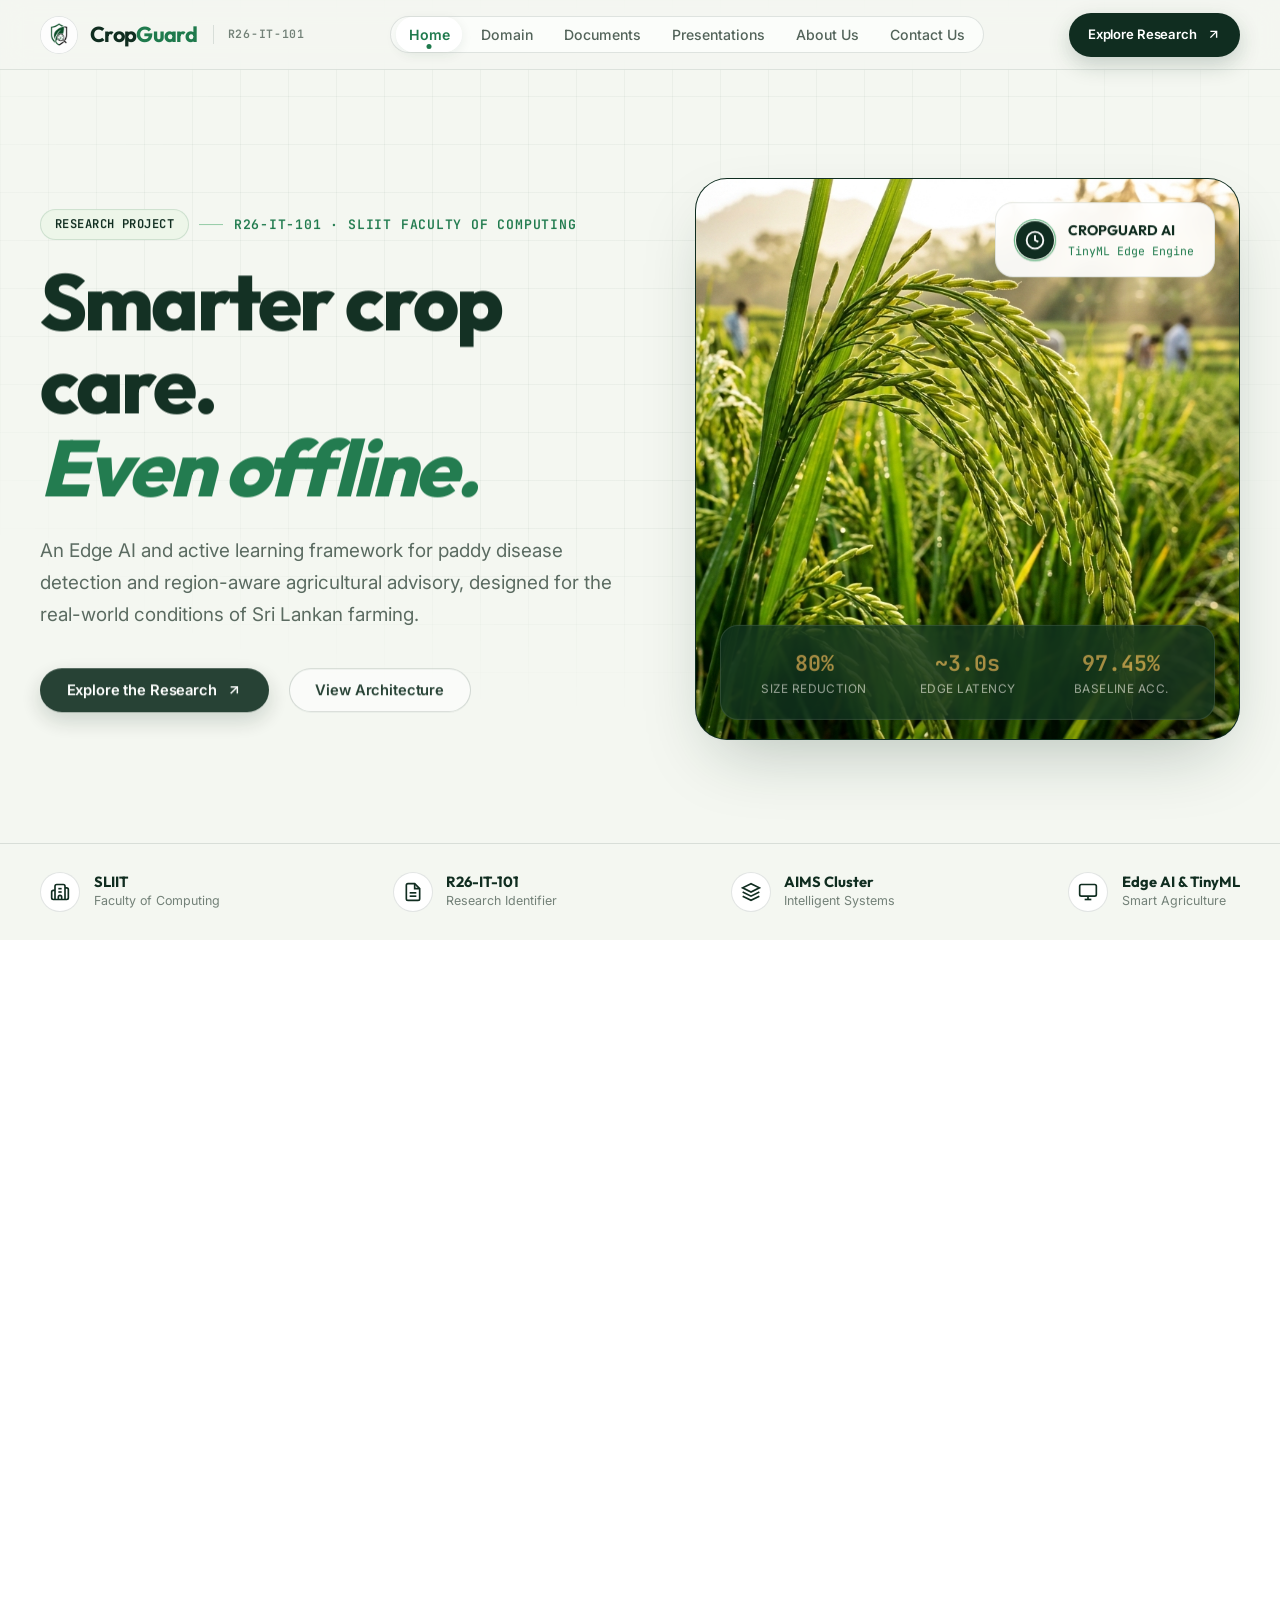
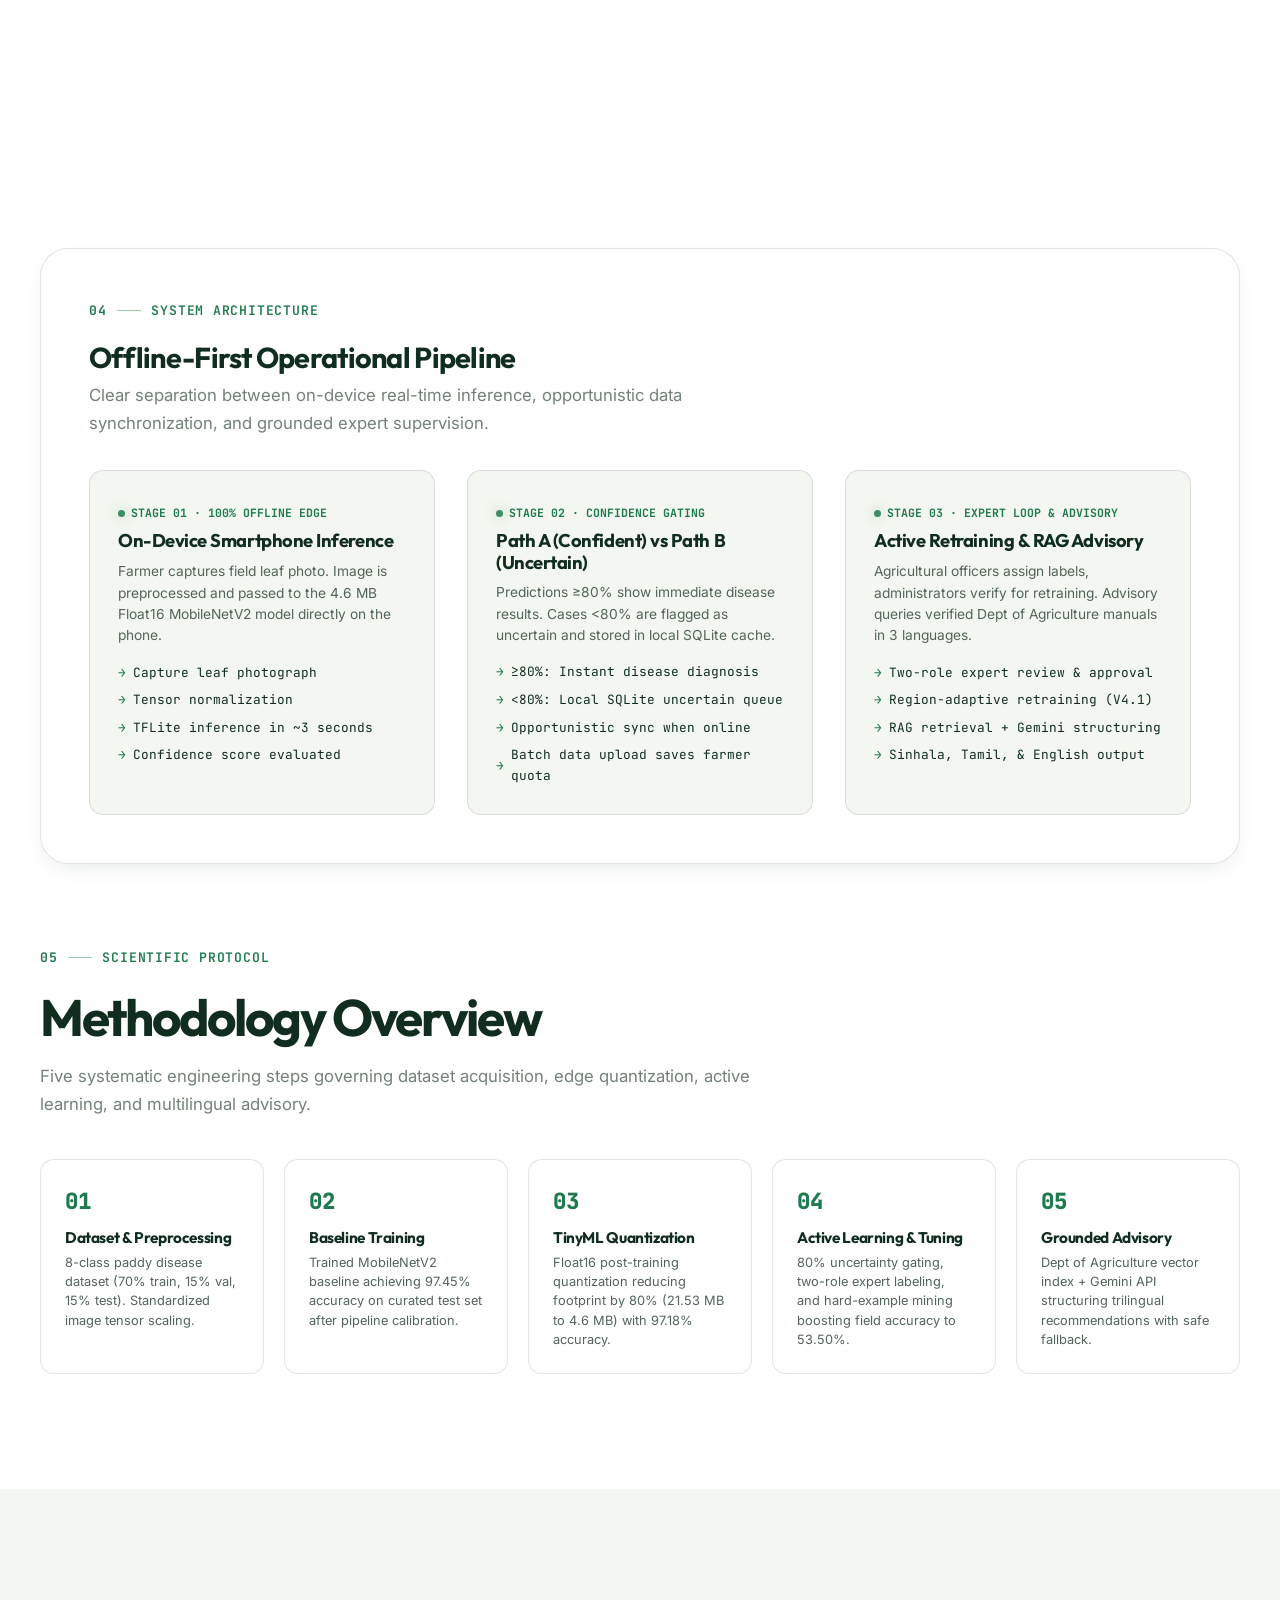
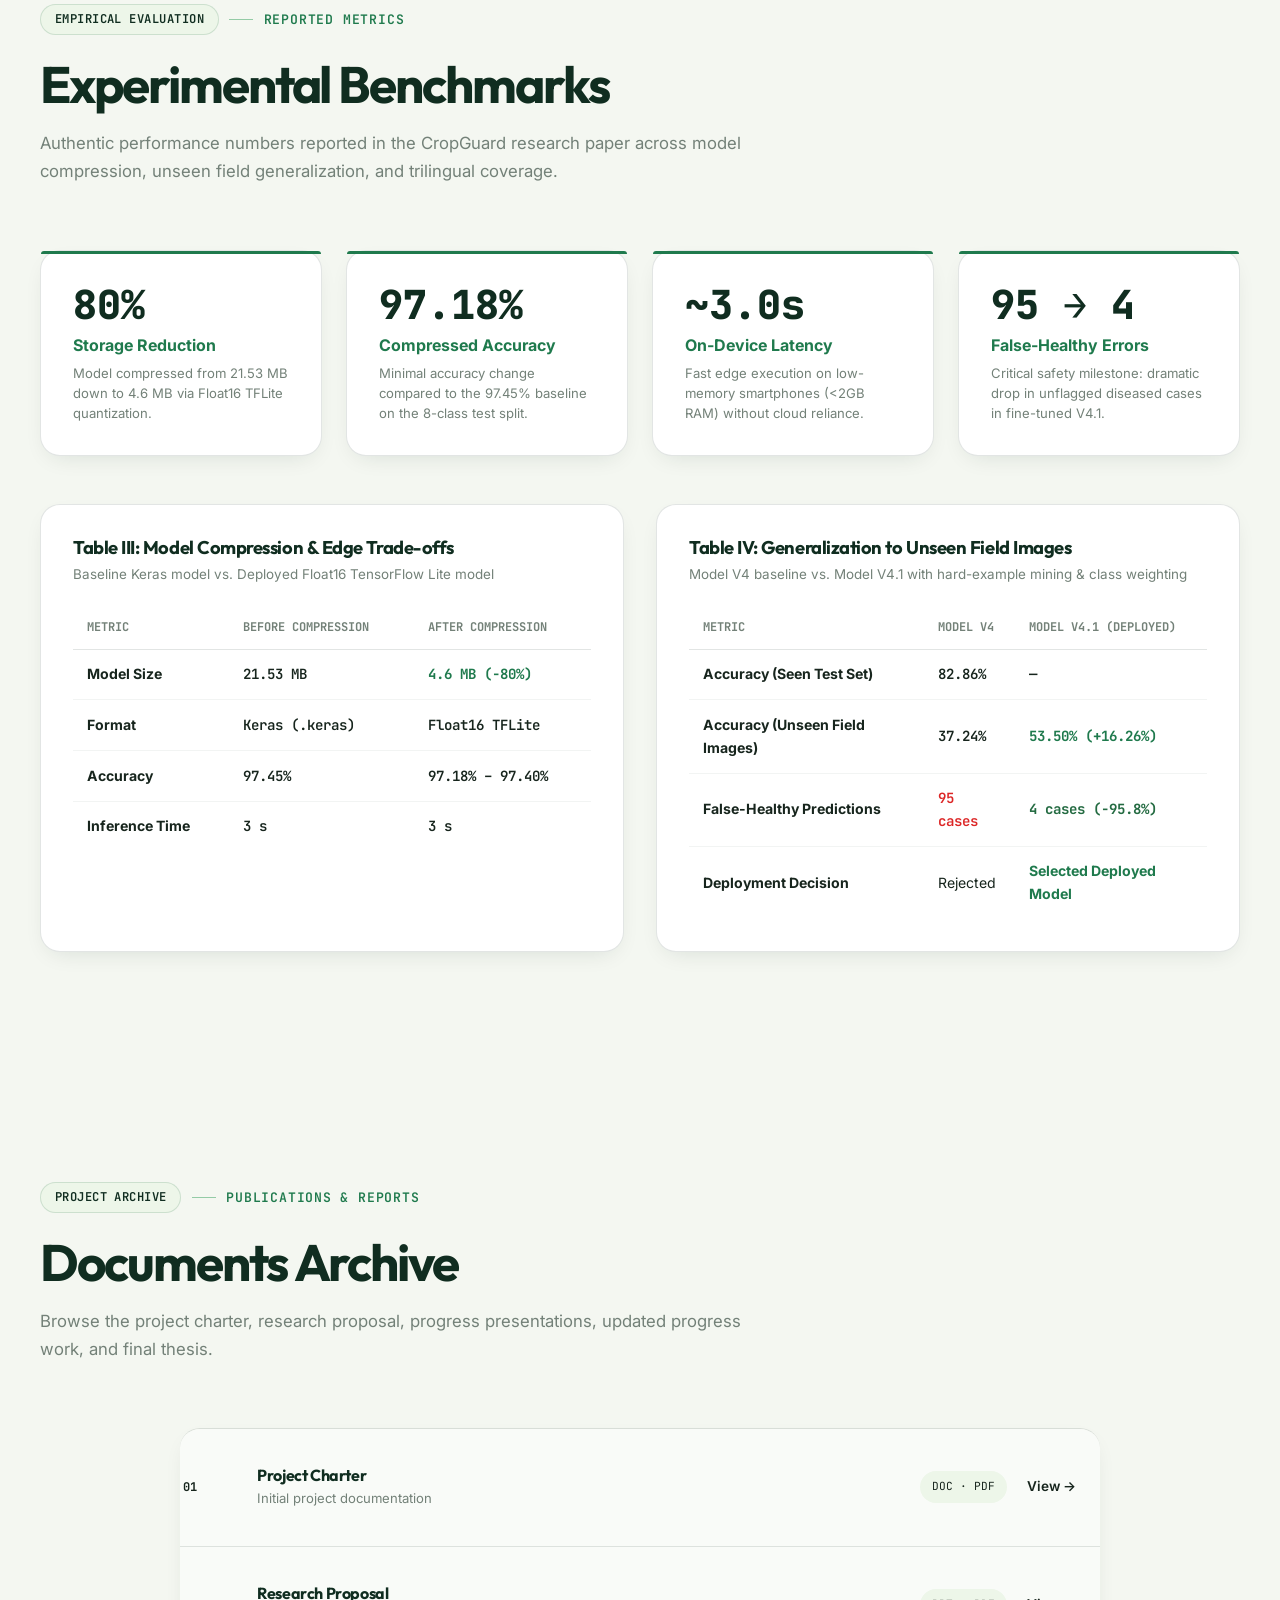
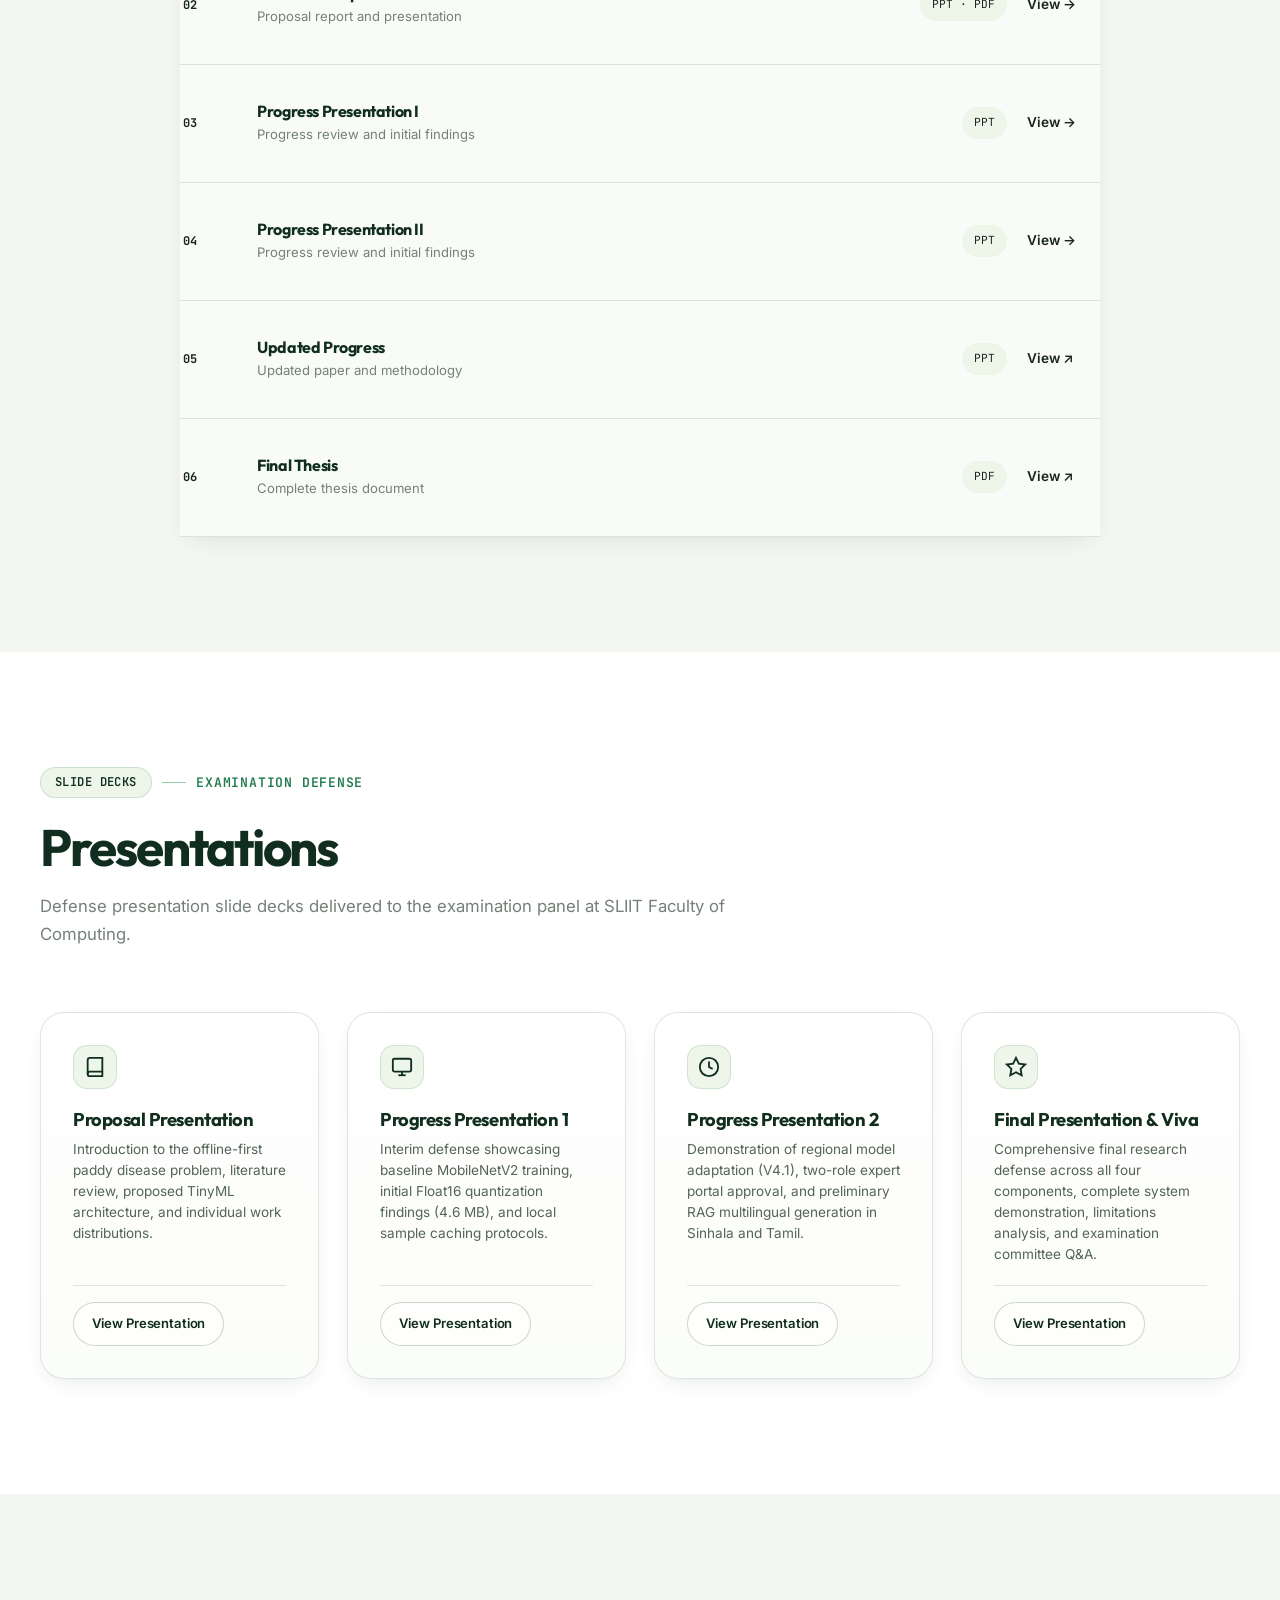
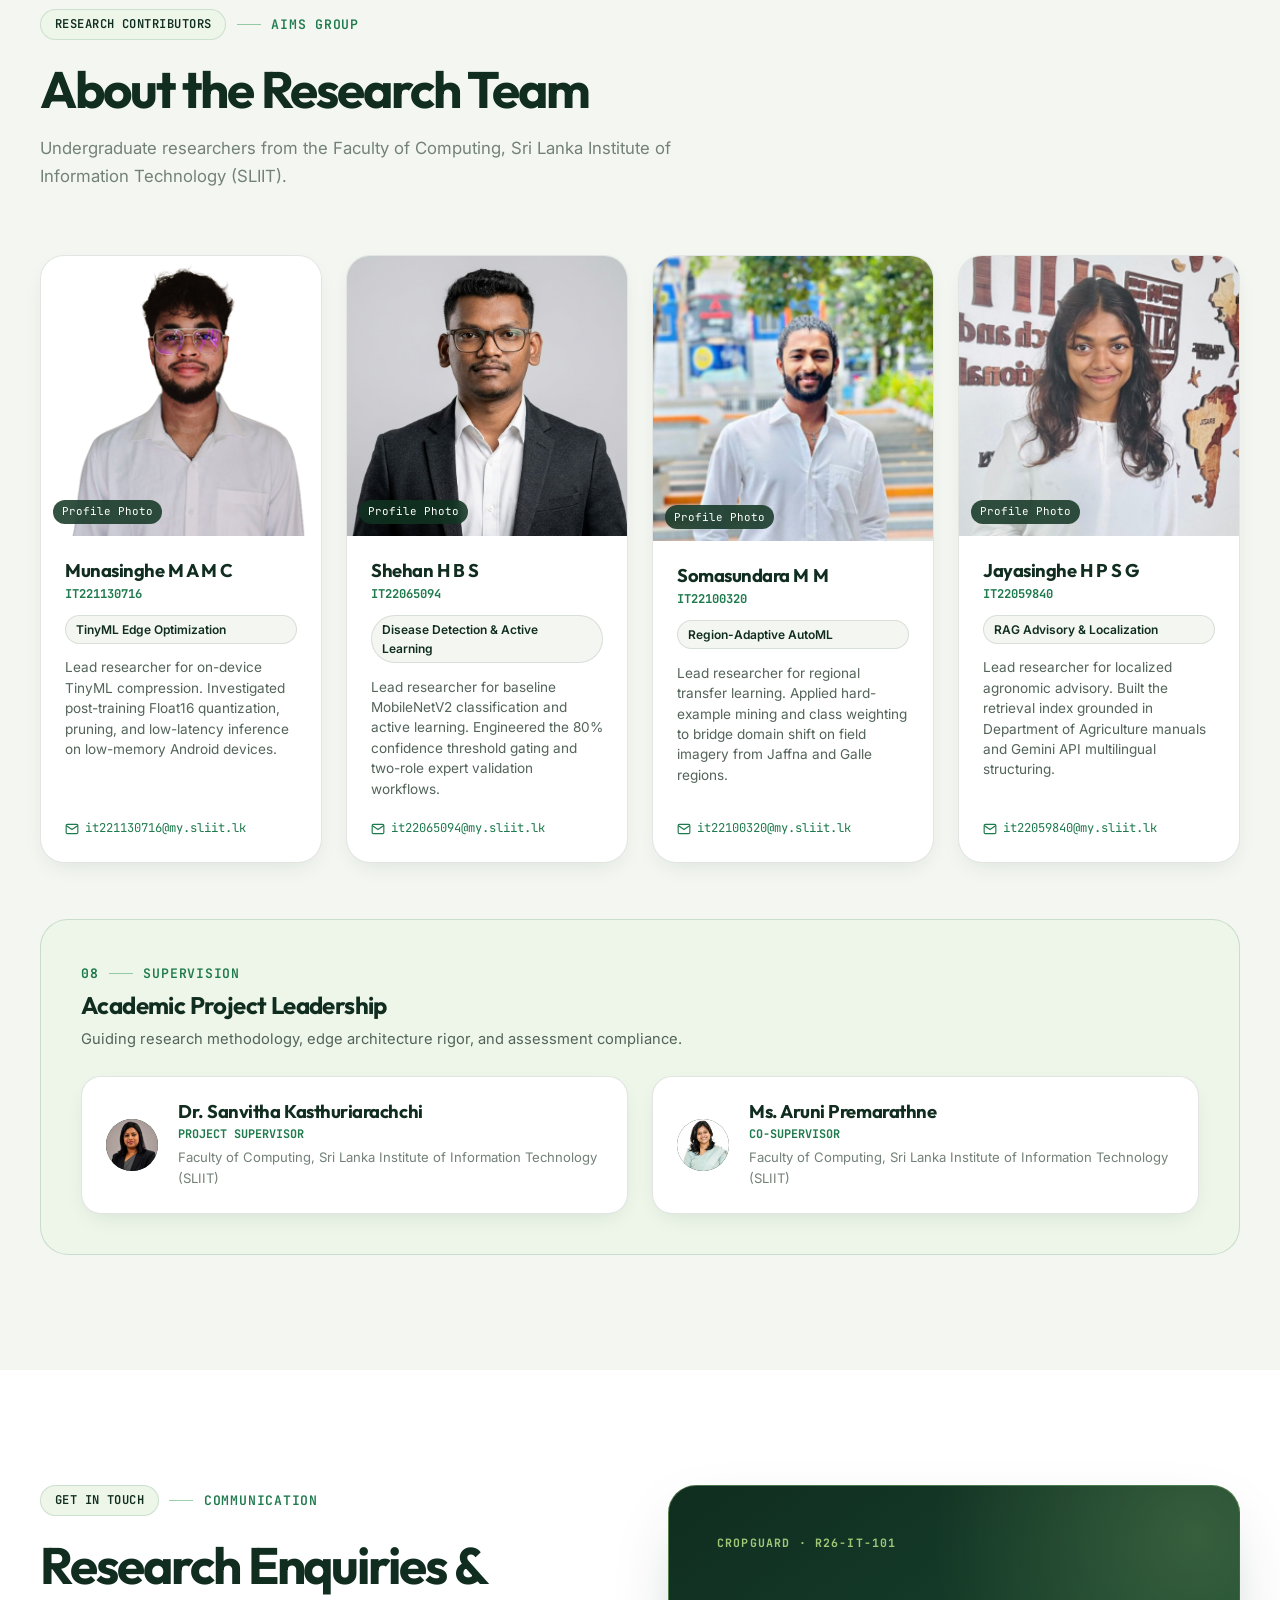
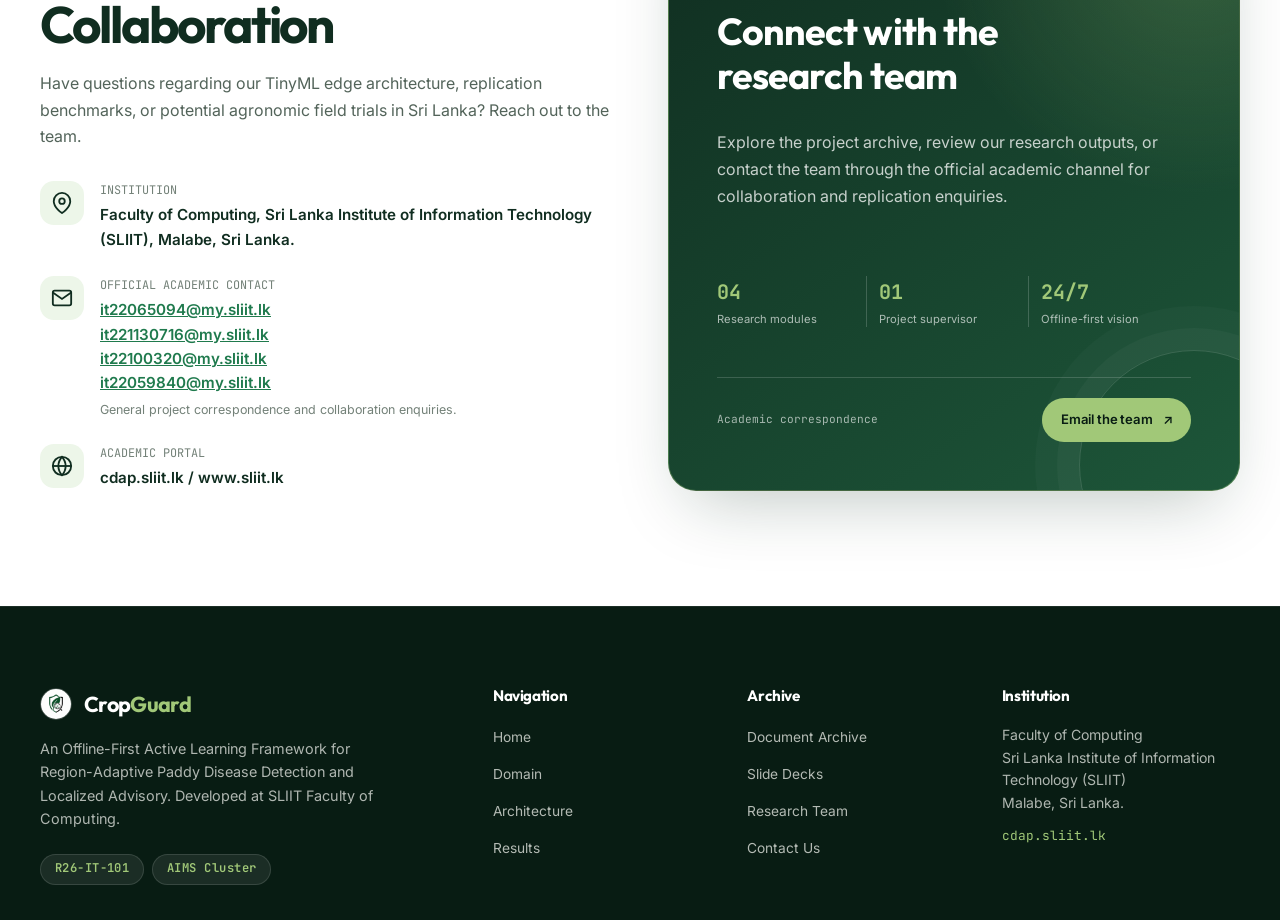
<file: index.html>
<!DOCTYPE html>
<html lang="en">
<head>
  <meta charset="UTF-8">
  <meta http-equiv="refresh" content="0; url=/Website/">
  <title>CropGuard Research Website</title>
</head>
<body>
  <p>Opening the <a href="/Website/">CropGuard Research Website</a>...</p>
</body>
</html>
</file>
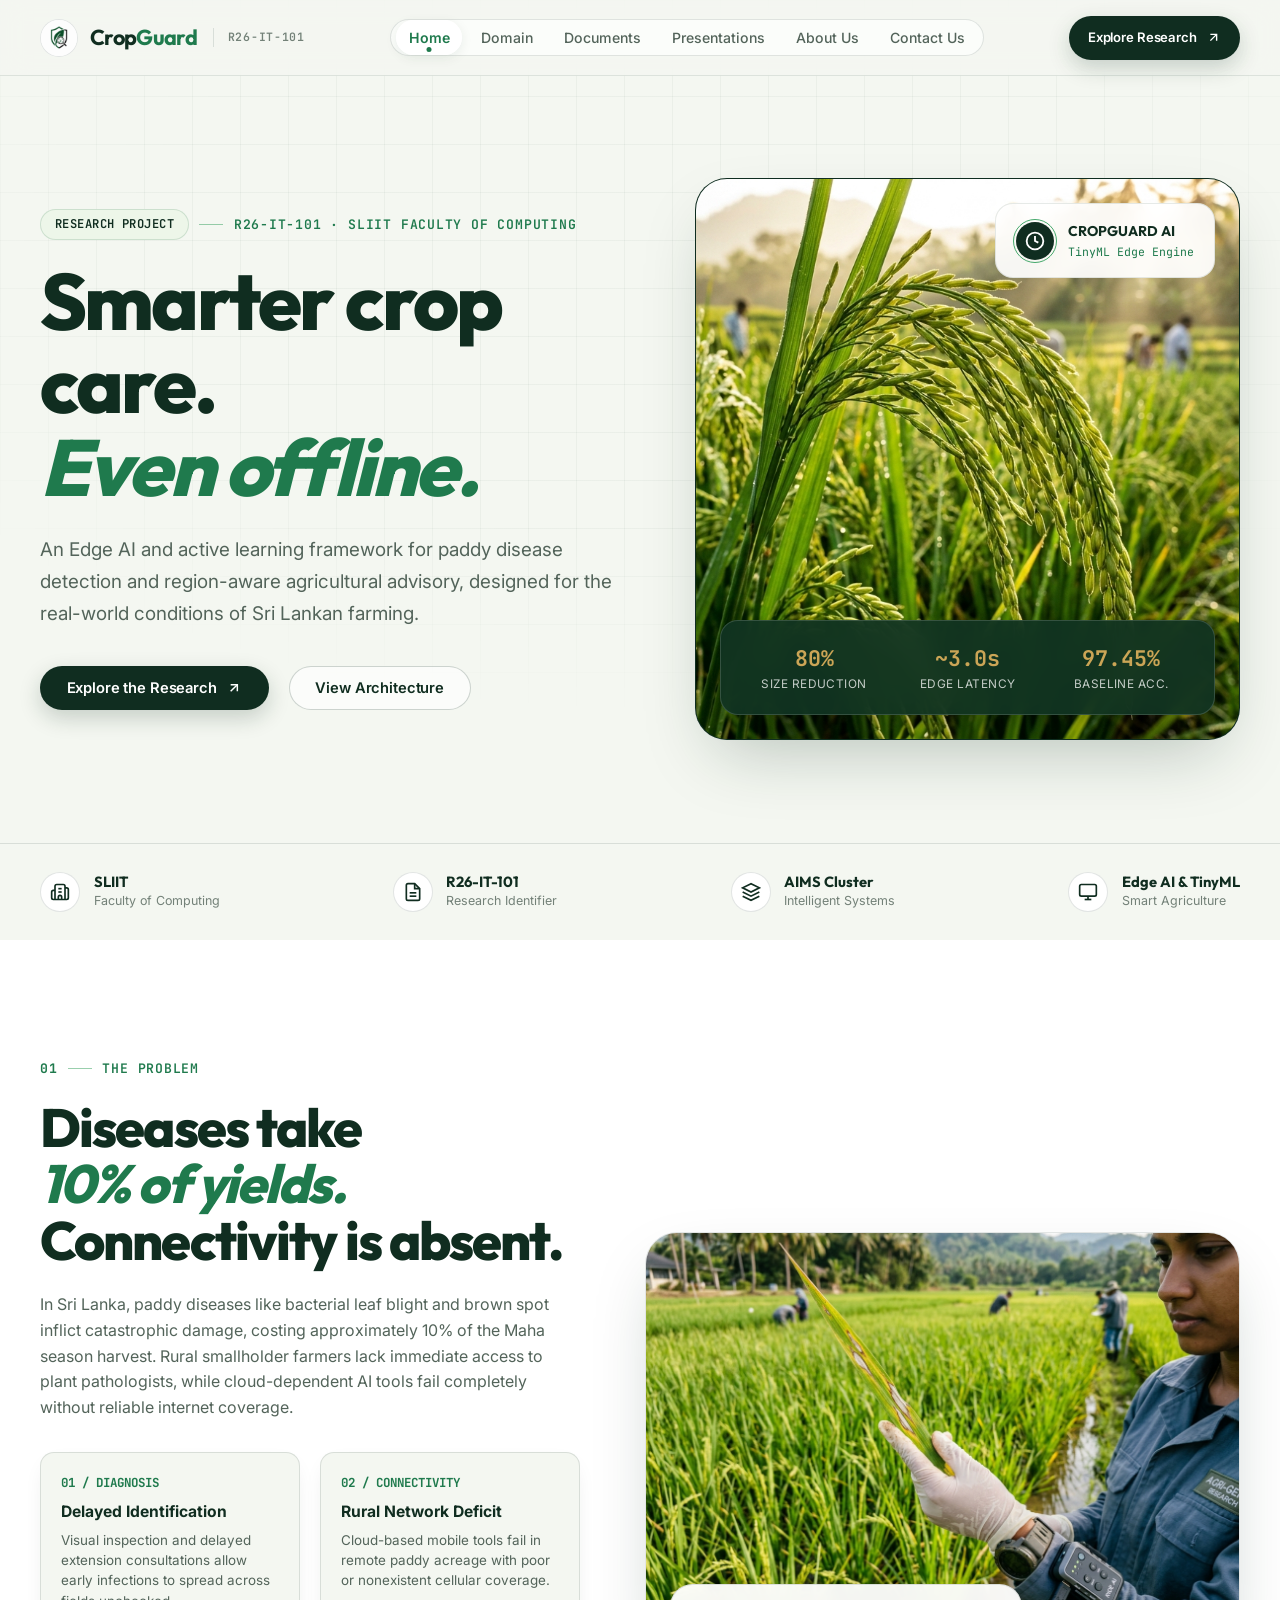
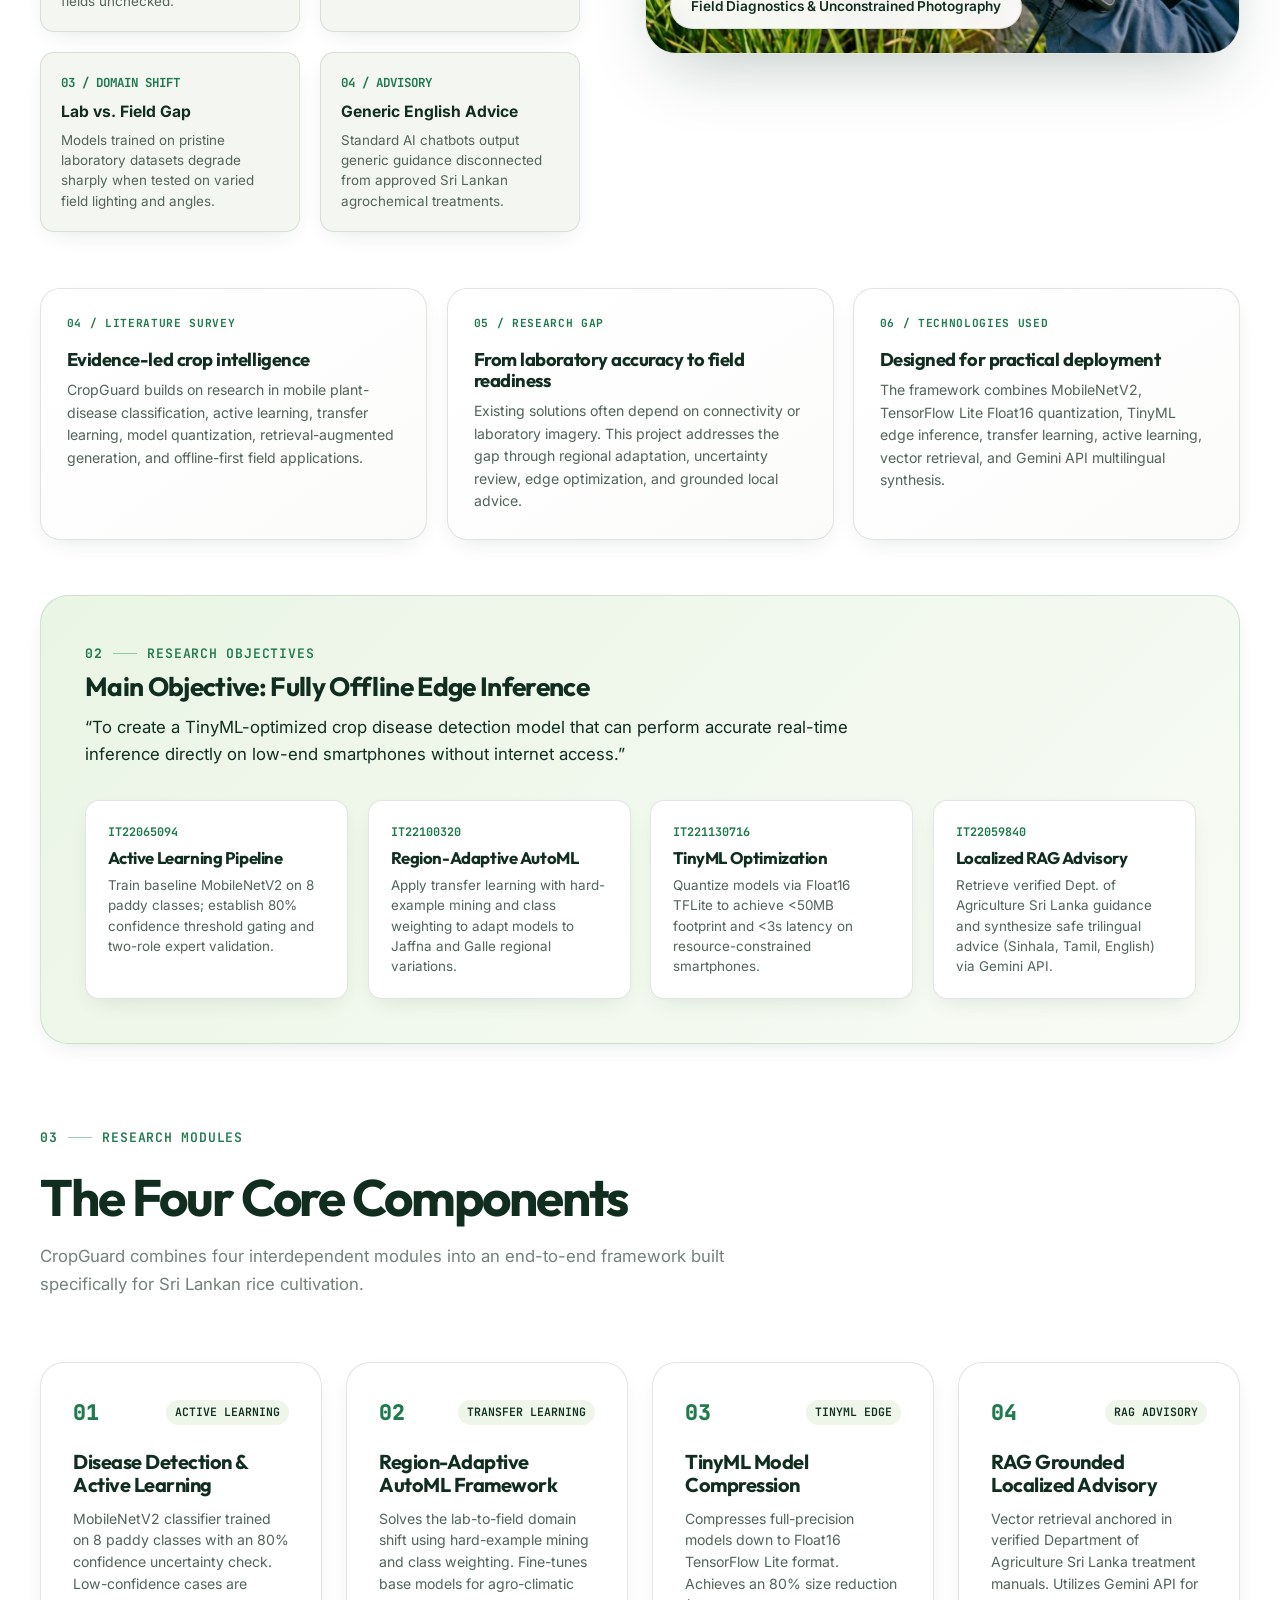
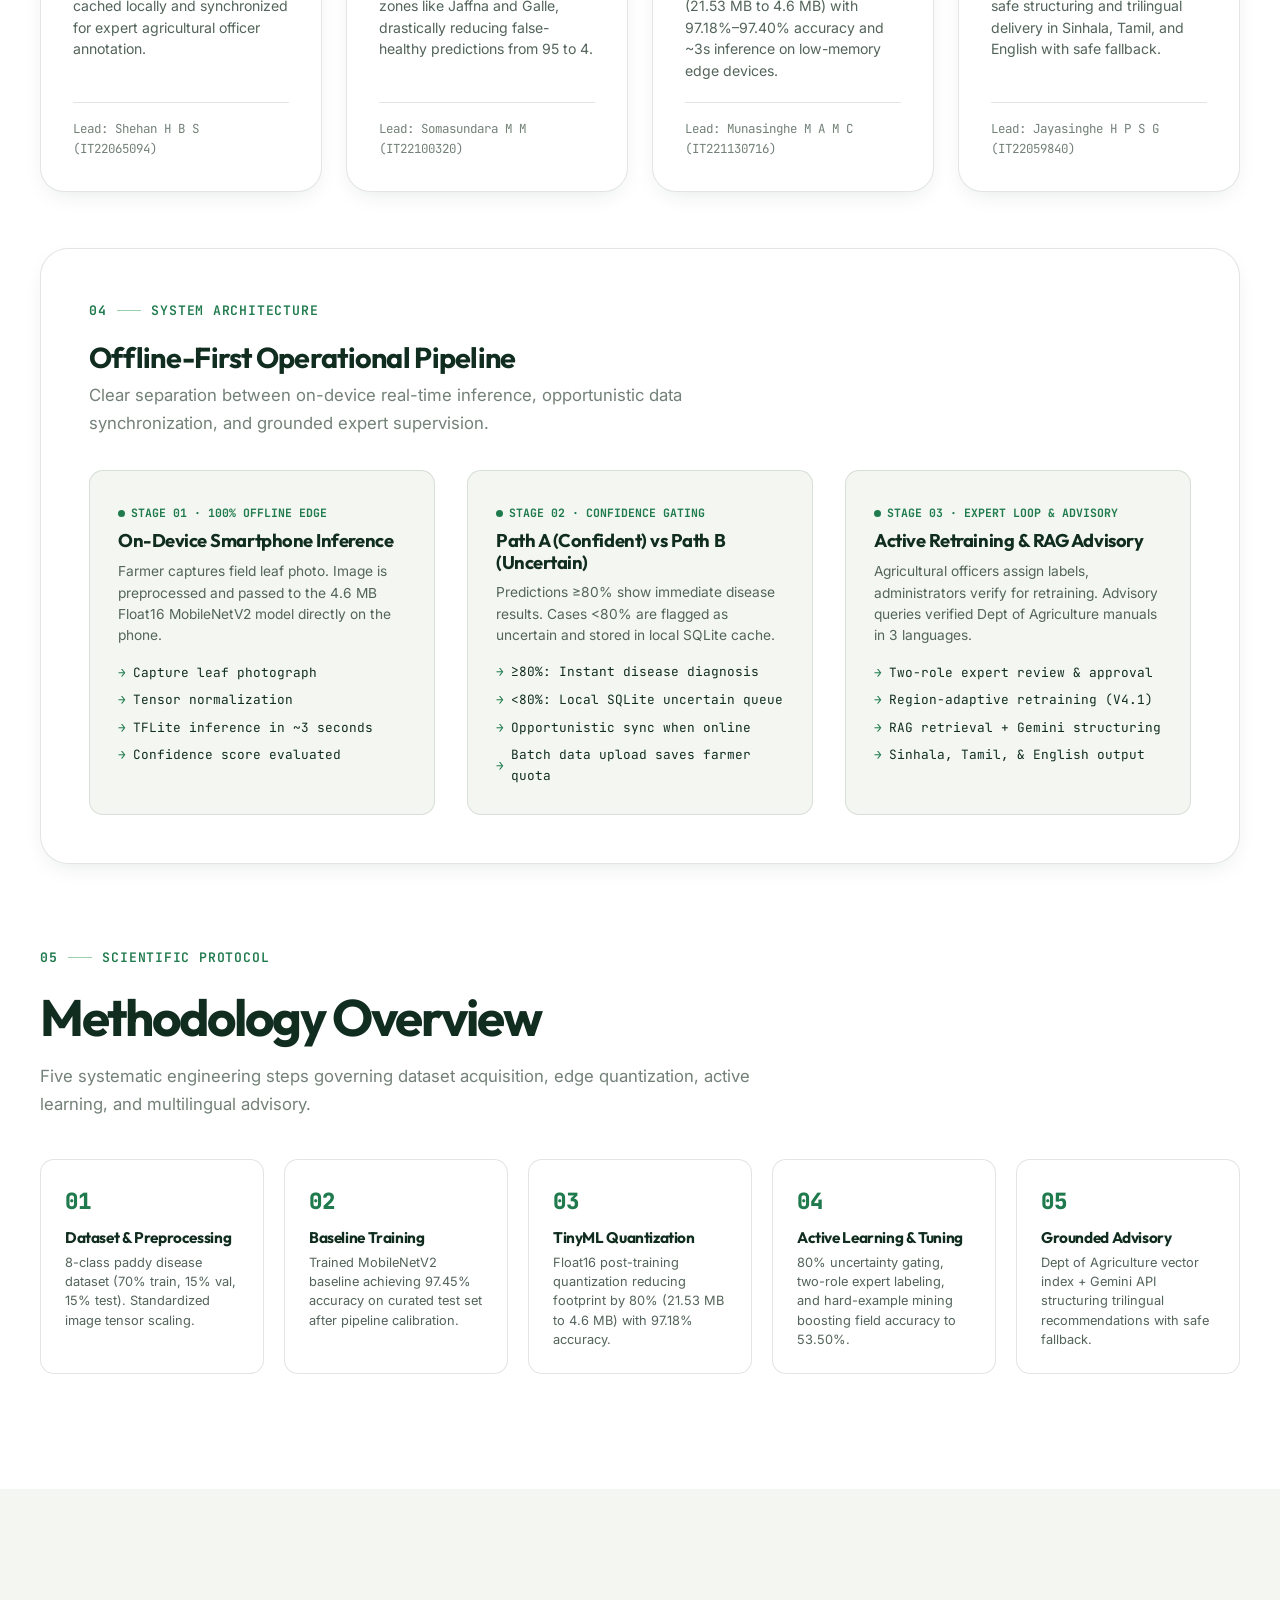
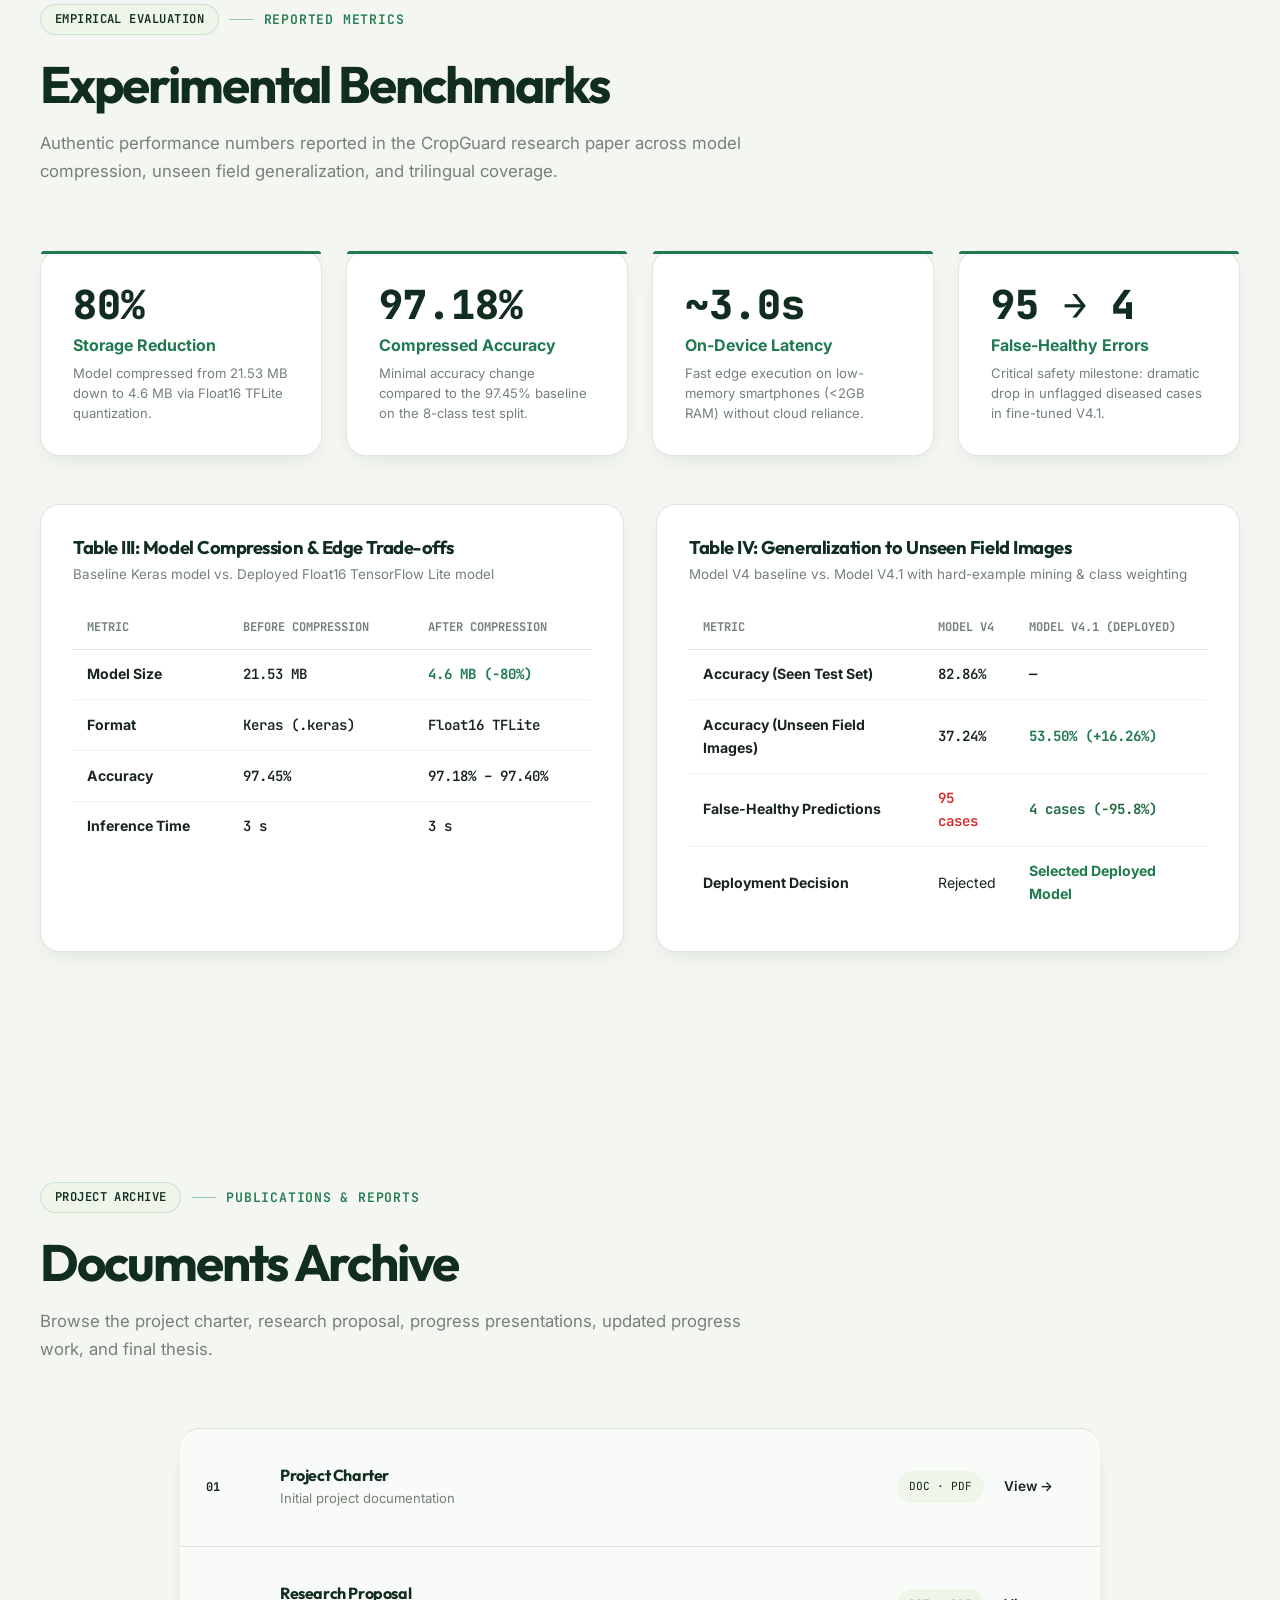
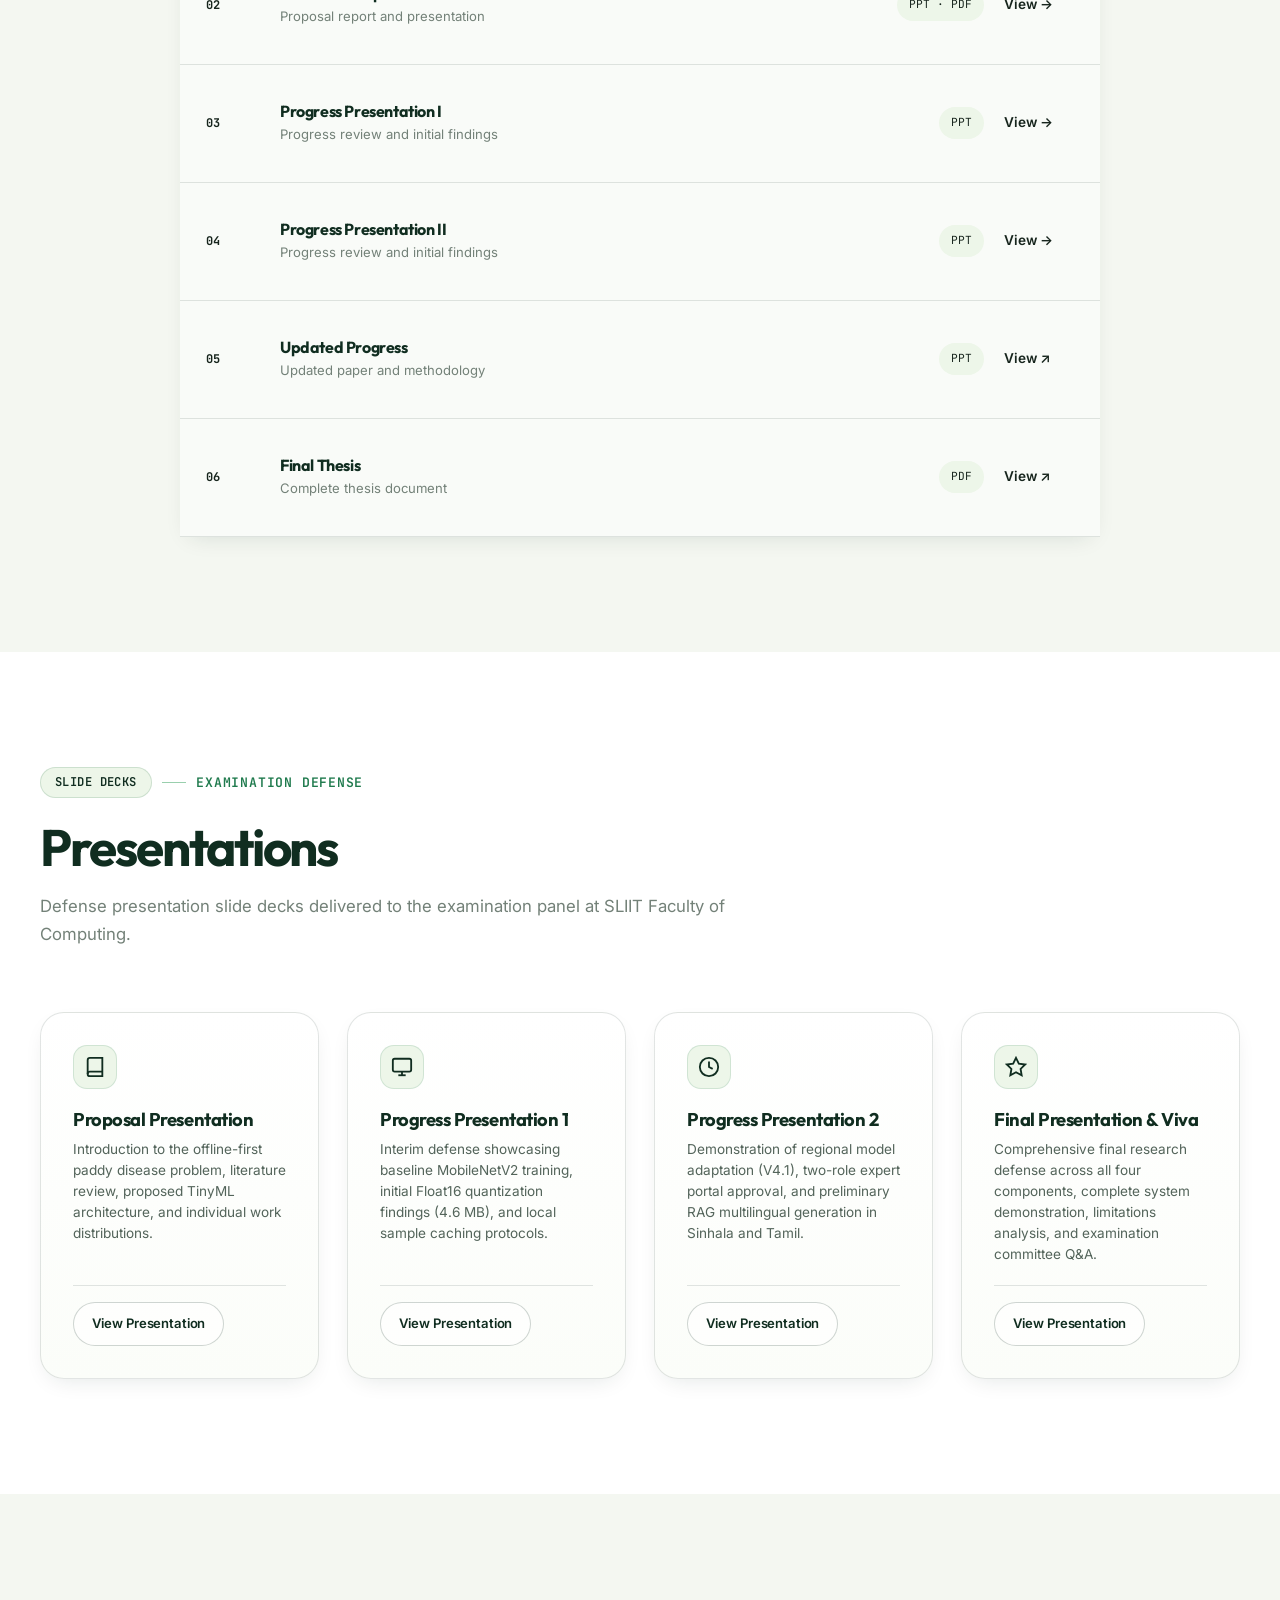
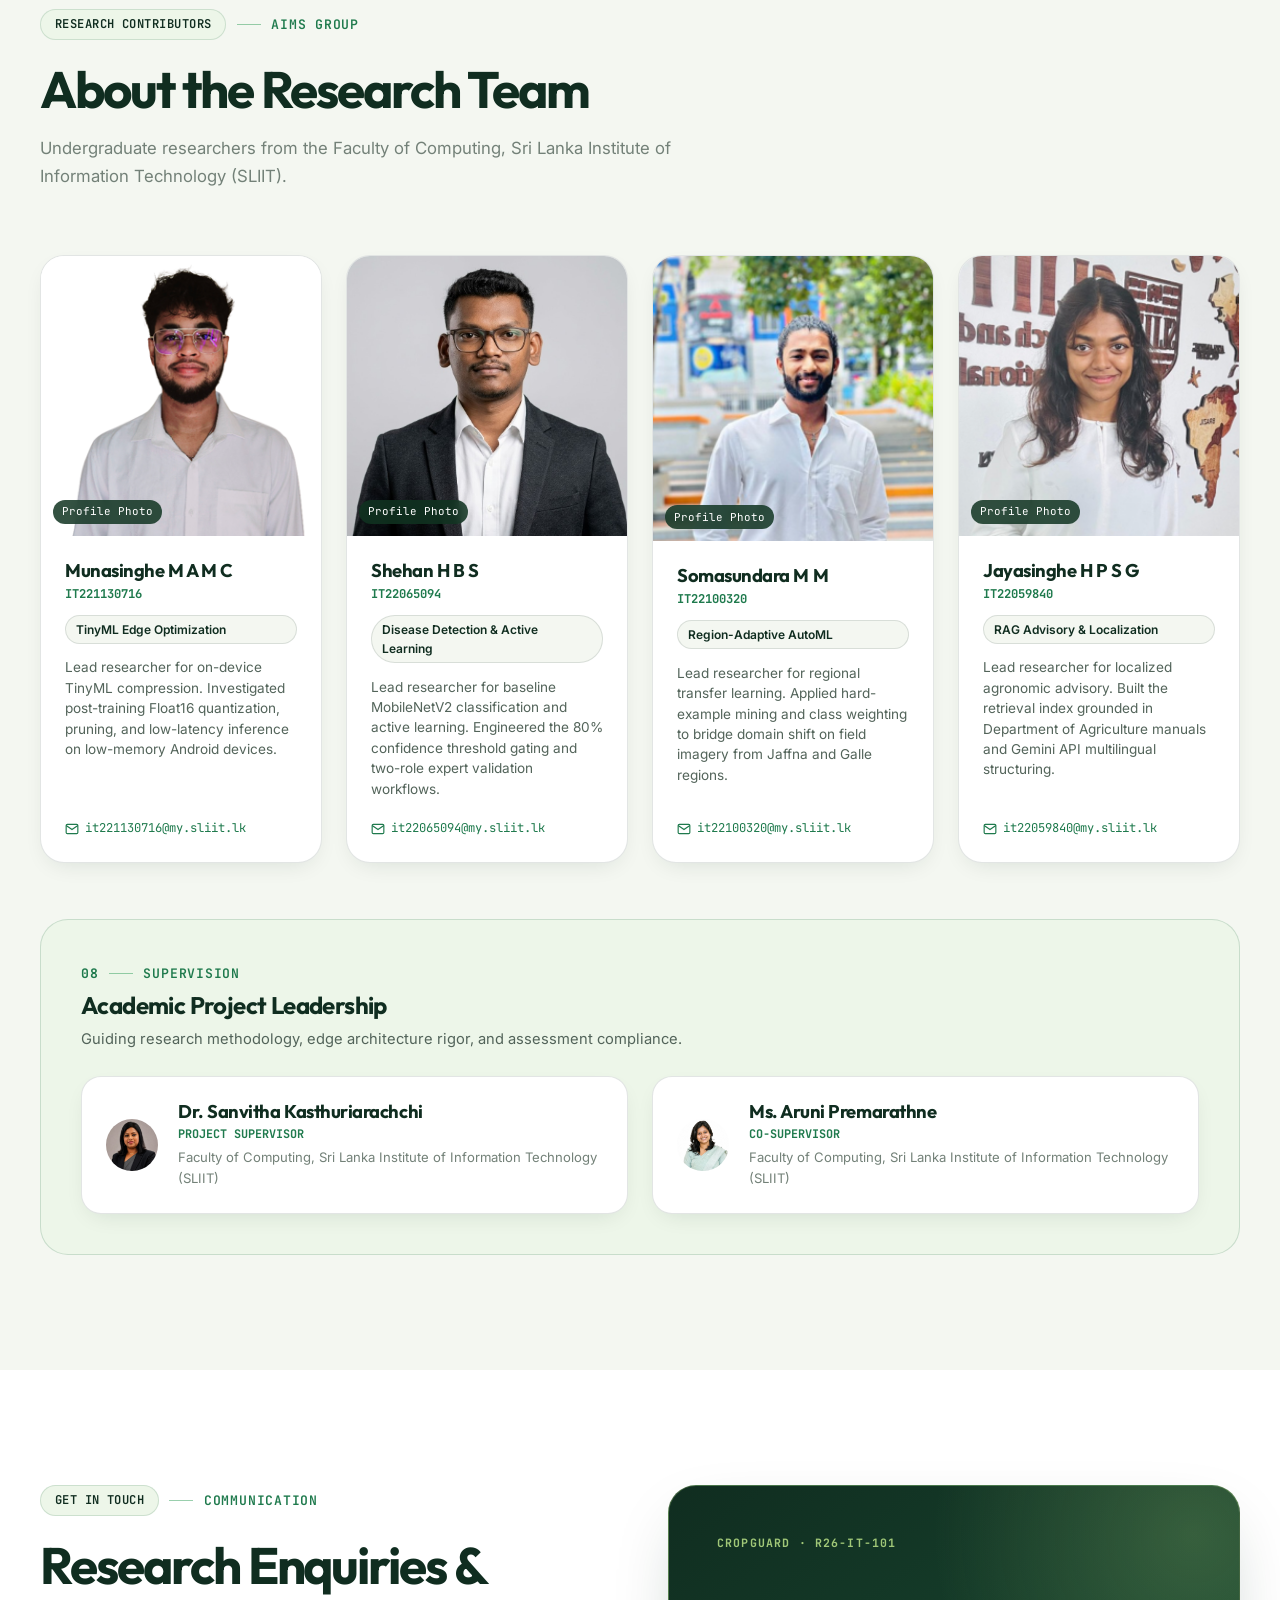
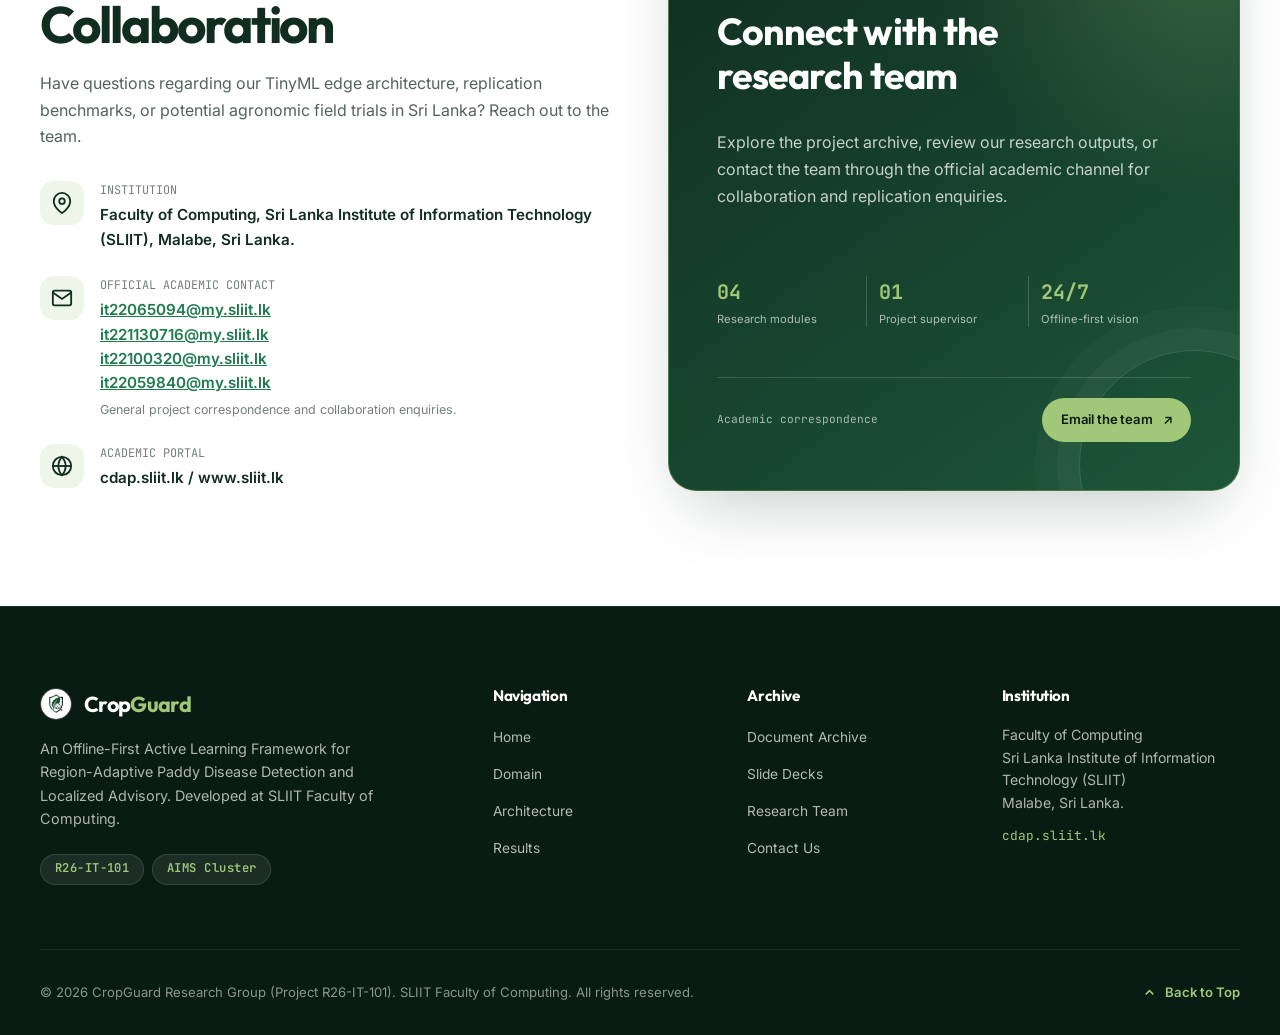
<file: Website/index.html>
<!DOCTYPE html>
<html lang="en">

<head>
  <meta charset="UTF-8">
  <meta name="viewport" content="width=device-width, initial-scale=1.0">
  <title>CropGuard — Offline-First Edge AI Paddy Disease Detection & Advisory</title>

  <!-- SEO & Academic Metadata -->
  <meta name="description"
    content="CropGuard: An Offline-First Active Learning Framework for Region-Adaptive Paddy Disease Detection and Localized Advisory. Project R26-IT-101, SLIIT Faculty of Computing.">
  <meta name="keywords"
    content="CropGuard, Paddy Disease Detection, TinyML, MobileNetV2, Active Learning, Edge AI, Agriculture Sri Lanka, RAG, SLIIT, Precision Agriculture">
  <meta name="author" content="Faculty of Computing, Sri Lanka Institute of Information Technology (SLIIT)">
  <meta name="robots" content="index, follow">

  <!-- Open Graph -->
  <meta property="og:title" content="CropGuard — Offline-First Edge AI Paddy Disease Detection">
  <meta property="og:description"
    content="TinyML on-device inference, human-in-the-loop active learning, and multilingual RAG advisory for Sri Lankan rice farming.">
  <meta property="og:type" content="website">
  <meta property="og:image" content="assets/images/hero-paddy.jpg">
  <link rel="icon" type="image/png" href="assets/images/cropguard-logo.png">

  <!-- Typography: Google Fonts Outfit & Inter & JetBrains Mono -->
  <link rel="preconnect" href="https://fonts.googleapis.com">
  <link rel="preconnect" href="https://fonts.gstatic.com" crossorigin>
  <link
    href="https://fonts.googleapis.com/css2?family=Inter:wght@400;500;600;700&family=JetBrains+Mono:wght@500;600;700&family=Outfit:wght@500;600;700;800&display=swap"
    rel="stylesheet">

  <!-- Stylesheets -->
  <link rel="stylesheet" href="css/styles.css">
  <link rel="stylesheet" href="css/responsive.css">
</head>

<body>

  <!-- Accessible Skip Link -->
  <a href="#main-content" class="skip-link">Skip to main research content</a>

  <!-- ========================================================================
       Sticky Navigation Bar
       ======================================================================== -->
  <header class="site-header" role="banner">
    <div class="container nav-container">
      <div class="brand-group">
        <a href="#home" class="brand-link" aria-label="CropGuard Research Portal Home">
          <div class="brand-icon" aria-hidden="true">
            <img src="assets/images/cropguard-logo.png" alt="">
          </div>
          <span class="brand-title">Crop<span class="accent">Guard</span></span>
        </a>
        <span class="brand-tag">R26-IT-101</span>
      </div>

      <!-- Desktop Nav Menu with active indicator dot -->
      <nav id="site-nav" role="navigation" aria-label="Main Navigation">
        <ul class="nav-menu">
          <li><a href="#home" class="nav-link active">Home</a></li>
          <li><a href="#domain" class="nav-link">Domain</a></li>
          <li><a href="#documents" class="nav-link">Documents</a></li>
          <li><a href="#presentations" class="nav-link">Presentations</a></li>
          <li><a href="#about" class="nav-link">About Us</a></li>
          <li><a href="#contact" class="nav-link">Contact Us</a></li>
        </ul>
      </nav>

      <div style="display: flex; align-items: center; gap: 1rem;">
        <a href="#domain" class="btn btn-primary btn-sm btn-arrow header-cta-btn">
          Explore Research
          <svg width="15" height="15" viewBox="0 0 24 24" fill="none" stroke="currentColor" stroke-width="2.2">
            <path d="M7 7h10v10" />
            <path d="M7 17 17 7" />
          </svg>
        </a>

        <!-- Mobile Drawer Toggle -->
        <button class="nav-toggle" aria-controls="mobile-drawer" aria-expanded="false"
          aria-label="Toggle navigation drawer">
          <svg width="24" height="24" viewBox="0 0 24 24" fill="none" stroke="currentColor" stroke-width="2">
            <line x1="3" y1="6" x2="21" y2="6" />
            <line x1="3" y1="12" x2="21" y2="12" />
            <line x1="3" y1="18" x2="21" y2="18" />
          </svg>
        </button>
      </div>
    </div>
  </header>

  <!-- Mobile Drawer Backdrop -->
  <div class="mobile-drawer-backdrop" aria-hidden="true"></div>

  <!-- Mobile Drawer -->
  <aside id="mobile-drawer" class="mobile-drawer" role="dialog" aria-modal="true" aria-label="Mobile Navigation">
    <div style="display: flex; justify-content: space-between; align-items: center;">
      <span class="brand-title">Crop<span class="accent">Guard</span></span>
      <span class="eyebrow-pill">R26-IT-101</span>
    </div>
    <ul class="mobile-nav-list">
      <li><a href="#home" class="mobile-nav-link active">Home</a></li>
      <li><a href="#domain" class="mobile-nav-link">Domain</a></li>
      <li><a href="#documents" class="mobile-nav-link">Documents</a></li>
      <li><a href="#presentations" class="mobile-nav-link">Presentations</a></li>
      <li><a href="#about" class="mobile-nav-link">About Us</a></li>
      <li><a href="#contact" class="mobile-nav-link">Contact Us</a></li>
    </ul>
    <div style="margin-top: auto;">
      <a href="#domain" class="btn btn-primary" style="width: 100%;">Explore Research</a>
    </div>
  </aside>

  <!-- Main Content -->
  <main id="main-content" role="main">

    <!-- ======================================================================
         1. Hero Section (#home)
         ====================================================================== -->
    <section id="home" class="hero-section" aria-labelledby="hero-title">
      <div class="hero-grid-bg" aria-hidden="true"></div>
      <div class="container">
        <div class="hero-layout">

          <div class="hero-content">
            <div class="eyebrow">
              <span class="eyebrow-pill">RESEARCH PROJECT</span>
              <span class="divider"></span>
              <span>R26-IT-101 · SLIIT FACULTY OF COMPUTING</span>
            </div>

            <h1 id="hero-title" class="display-title">
              Smarter crop care.<br>
              <em>Even offline.</em>
            </h1>

            <p class="hero-lead">
              An Edge AI and active learning framework for paddy disease detection and region-aware agricultural
              advisory, designed for the real-world conditions of Sri Lankan farming.
            </p>

            <div class="hero-actions">
              <a href="#domain" class="btn btn-primary btn-arrow">
                Explore the Research
                <svg width="16" height="16" viewBox="0 0 24 24" fill="none" stroke="currentColor" stroke-width="2.2">
                  <path d="M7 7h10v10" />
                  <path d="M7 17 17 7" />
                </svg>
              </a>
              <a href="#architecture" class="btn btn-secondary">
                View Architecture
              </a>
            </div>
          </div>

          <!-- Hero Visual Frame with Badges -->
          <div class="hero-visual-col">
            <div class="hero-photo-wrapper">
              <img src="assets/images/hero-paddy.jpg"
                alt="Healthy green paddy field in Sri Lanka during agricultural research inspection"
                class="hero-main-img" width="680" height="480">

              <!-- Floating AI Central Badge -->
              <div class="hero-ai-badge">
                <div class="hero-ai-badge-icon" aria-hidden="true">
                  <svg width="20" height="20" viewBox="0 0 24 24" fill="none" stroke="currentColor" stroke-width="2.2">
                    <circle cx="12" cy="12" r="10" />
                    <path d="M12 6v6l4 2" />
                  </svg>
                </div>
                <div class="hero-ai-badge-text">
                  <span class="title">CROPGUARD AI</span>
                  <span class="sub">TinyML Edge Engine</span>
                </div>
              </div>

              <!-- Floating Bottom Metrics -->
              <div class="hero-floating-summary">
                <div class="hero-stats-row">
                  <div>
                    <div class="hero-stat-val">80%</div>
                    <div class="hero-stat-lbl">Size Reduction</div>
                  </div>
                  <div>
                    <div class="hero-stat-val">~3.0s</div>
                    <div class="hero-stat-lbl">Edge Latency</div>
                  </div>
                  <div>
                    <div class="hero-stat-val">97.45%</div>
                    <div class="hero-stat-lbl">Baseline Acc.</div>
                  </div>
                </div>
              </div>

            </div>
          </div>

        </div>
      </div>
    </section>

    <!-- ======================================================================
         Hero Metadata Strip (Institutional Details)
         ====================================================================== -->
    <div class="meta-strip" role="region" aria-label="Project Information">
      <div class="container">
        <div class="meta-strip-items">
          <div class="meta-strip-item">
            <div class="meta-icon" aria-hidden="true">
              <svg width="20" height="20" viewBox="0 0 24 24" fill="none" stroke="currentColor" stroke-width="2">
                <path d="M10 12h4" />
                <path d="M10 8h4" />
                <path d="M14 21v-3a2 2 0 0 0-4 0v3" />
                <path d="M6 10H4a2 2 0 0 0-2 2v7a2 2 0 0 0 2 2h16a2 2 0 0 0 2-2V9a2 2 0 0 0-2-2h-2" />
                <path d="M6 21V5a2 2 0 0 1 2-2h8a2 2 0 0 1 2 2v16" />
              </svg>
            </div>
            <div>
              <div class="meta-text-title">SLIIT</div>
              <div class="meta-text-sub">Faculty of Computing</div>
            </div>
          </div>

          <div class="meta-strip-item">
            <div class="meta-icon" aria-hidden="true">
              <svg width="20" height="20" viewBox="0 0 24 24" fill="none" stroke="currentColor" stroke-width="2">
                <path d="M14 2H6a2 2 0 0 0-2 2v16a2 2 0 0 0 2 2h12a2 2 0 0 0 2-2V8z" />
                <polyline points="14 2 14 8 20 8" />
                <line x1="16" y1="13" x2="8" y2="13" />
                <line x1="16" y1="17" x2="8" y2="17" />
              </svg>
            </div>
            <div>
              <div class="meta-text-title">R26-IT-101</div>
              <div class="meta-text-sub">Research Identifier</div>
            </div>
          </div>

          <div class="meta-strip-item">
            <div class="meta-icon" aria-hidden="true">
              <svg width="20" height="20" viewBox="0 0 24 24" fill="none" stroke="currentColor" stroke-width="2">
                <polygon points="12 2 2 7 12 12 22 7 12 2" />
                <polyline points="2 17 12 22 22 17" />
                <polyline points="2 12 12 17 22 12" />
              </svg>
            </div>
            <div>
              <div class="meta-text-title">AIMS Cluster</div>
              <div class="meta-text-sub">Intelligent Systems</div>
            </div>
          </div>

          <div class="meta-strip-item">
            <div class="meta-icon" aria-hidden="true">
              <svg width="20" height="20" viewBox="0 0 24 24" fill="none" stroke="currentColor" stroke-width="2">
                <rect x="2" y="3" width="20" height="14" rx="2" ry="2" />
                <line x1="8" y1="21" x2="16" y2="21" />
                <line x1="12" y1="17" x2="12" y2="21" />
              </svg>
            </div>
            <div>
              <div class="meta-text-title">Edge AI &amp; TinyML</div>
              <div class="meta-text-sub">Smart Agriculture</div>
            </div>
          </div>
        </div>
      </div>
    </div>

    <!-- ======================================================================
         2. Domain Section (SIMPLIFIED per user directive) (#domain)
         ====================================================================== -->
    <section id="domain" class="section section-white" aria-labelledby="domain-heading">
      <div class="container">

        <!-- 2.1 The Problem -->
        <div class="problem-grid">
          <div class="problem-text-col reveal">
            <div class="eyebrow">
              <span class="num">01</span>
              <span class="divider"></span>
              <span>The Problem</span>
            </div>
            <h2 id="domain-heading" class="display-title">
              Diseases take <br>
              <em>10% of yields.</em><br>
              Connectivity is absent.
            </h2>
            <p>
              In Sri Lanka, paddy diseases like bacterial leaf blight and brown spot inflict catastrophic damage,
              costing approximately 10% of the Maha season harvest. Rural smallholder farmers lack immediate access to
              plant pathologists, while cloud-dependent AI tools fail completely without reliable internet coverage.
            </p>

            <div class="problem-card-points">
              <div class="point-card reveal delay-1">
                <div class="point-num">01 / DIAGNOSIS</div>
                <div class="point-title">Delayed Identification</div>
                <div class="point-desc">Visual inspection and delayed extension consultations allow early infections to
                  spread across fields unchecked.</div>
              </div>
              <div class="point-card reveal delay-2">
                <div class="point-num">02 / CONNECTIVITY</div>
                <div class="point-title">Rural Network Deficit</div>
                <div class="point-desc">Cloud-based mobile tools fail in remote paddy acreage with poor or nonexistent
                  cellular coverage.</div>
              </div>
              <div class="point-card reveal delay-3">
                <div class="point-num">03 / DOMAIN SHIFT</div>
                <div class="point-title">Lab vs. Field Gap</div>
                <div class="point-desc">Models trained on pristine laboratory datasets degrade sharply when tested on
                  varied field lighting and angles.</div>
              </div>
              <div class="point-card reveal delay-4">
                <div class="point-num">04 / ADVISORY</div>
                <div class="point-title">Generic English Advice</div>
                <div class="point-desc">Standard AI chatbots output generic guidance disconnected from approved Sri
                  Lankan agrochemical treatments.</div>
              </div>
            </div>
          </div>

          <!-- Problem Photo with Tag -->
          <div class="problem-img-wrapper reveal delay-2">
            <img src="assets/images/field-research.jpg"
              alt="Agronomy researcher examining diseased paddy leaf in Sri Lankan rice field" class="problem-field-img"
              width="600" height="420" loading="lazy">
            <div class="problem-tag-pill">
              Field Diagnostics &amp; Unconstrained Photography
            </div>
          </div>
        </div>

        <div class="domain-evidence-grid">
          <article class="domain-evidence-card reveal">
            <span class="domain-evidence-label">04 / LITERATURE SURVEY</span>
            <h3>Evidence-led crop intelligence</h3>
            <p>
              CropGuard builds on research in mobile plant-disease classification, active learning, transfer learning,
              model quantization, retrieval-augmented generation, and offline-first field applications.
            </p>
          </article>
          <article class="domain-evidence-card reveal delay-1">
            <span class="domain-evidence-label">05 / RESEARCH GAP</span>
            <h3>From laboratory accuracy to field readiness</h3>
            <p>
              Existing solutions often depend on connectivity or laboratory imagery. This project addresses the gap
              through regional adaptation, uncertainty review, edge optimization, and grounded local advice.
            </p>
          </article>
          <article class="domain-evidence-card reveal delay-2">
            <span class="domain-evidence-label">06 / TECHNOLOGIES USED</span>
            <h3>Designed for practical deployment</h3>
            <p>
              The framework combines MobileNetV2, TensorFlow Lite Float16 quantization, TinyML edge inference,
              transfer learning, active learning, vector retrieval, and Gemini API multilingual synthesis.
            </p>
          </article>
        </div>

        <!-- 2.2 The Research Concept & Objectives Banner -->
        <div class="research-concept-banner reveal" id="idea">
          <div class="concept-banner-header">
            <div class="eyebrow" style="margin-bottom: 0.5rem;">
              <span class="num">02</span>
              <span class="divider"></span>
              <span>Research Objectives</span>
            </div>
            <h3>Main Objective: Fully Offline Edge Inference</h3>
            <p style="font-size: 1.05rem; color: var(--color-forest); line-height: 1.6;">
              “To create a TinyML-optimized crop disease detection model that can perform accurate real-time inference
              directly on low-end smartphones without internet access.”
            </p>
          </div>

          <div class="objectives-compact-grid">
            <div class="obj-item-card reveal delay-1">
              <span class="obj-item-code">IT22065094</span>
              <h4>Active Learning Pipeline</h4>
              <p>Train baseline MobileNetV2 on 8 paddy classes; establish 80% confidence threshold gating and two-role
                expert validation.</p>
            </div>
            <div class="obj-item-card reveal delay-2">
              <span class="obj-item-code">IT22100320</span>
              <h4>Region-Adaptive AutoML</h4>
              <p>Apply transfer learning with hard-example mining and class weighting to adapt models to Jaffna and
                Galle regional variations.</p>
            </div>
            <div class="obj-item-card reveal delay-3">
              <span class="obj-item-code">IT221130716</span>
              <h4>TinyML Optimization</h4>
              <p>Quantize models via Float16 TFLite to achieve &lt;50MB footprint and &lt;3s latency on
                resource-constrained smartphones.</p>
            </div>
            <div class="obj-item-card reveal delay-4">
              <span class="obj-item-code">IT22059840</span>
              <h4>Localized RAG Advisory</h4>
              <p>Retrieve verified Dept. of Agriculture Sri Lanka guidance and synthesize safe trilingual advice
                (Sinhala, Tamil, English) via Gemini API.</p>
            </div>
          </div>
        </div>

        <!-- 2.3 The Four Main Components -->
        <div class="section-header reveal" style="margin-top: 5rem;">
          <div class="eyebrow">
            <span class="num">03</span>
            <span class="divider"></span>
            <span>Research Modules</span>
          </div>
          <h2 class="section-title">The Four Core Components</h2>
          <p class="section-subtitle">
            CropGuard combines four interdependent modules into an end-to-end framework built specifically for Sri
            Lankan rice cultivation.
          </p>
        </div>

        <div class="modules-grid">
          <!-- Module 01 -->
          <div class="module-card reveal delay-1">
            <div class="module-top">
              <span class="module-index">01</span>
              <span class="module-badge">ACTIVE LEARNING</span>
            </div>
            <h3>Disease Detection &amp; Active Learning</h3>
            <p>
              MobileNetV2 classifier trained on 8 paddy classes with an 80% confidence uncertainty check. Low-confidence
              cases are cached locally and synchronized for expert agricultural officer annotation.
            </p>
            <div class="module-meta-tag">
              Lead: Shehan H B S (IT22065094)
            </div>
          </div>

          <!-- Module 02 -->
          <div class="module-card reveal delay-2">
            <div class="module-top">
              <span class="module-index">02</span>
              <span class="module-badge">TRANSFER LEARNING</span>
            </div>
            <h3>Region-Adaptive AutoML Framework</h3>
            <p>
              Solves the lab-to-field domain shift using hard-example mining and class weighting. Fine-tunes base models
              for agro-climatic zones like Jaffna and Galle, drastically reducing false-healthy predictions from 95 to
              4.
            </p>
            <div class="module-meta-tag">
              Lead: Somasundara M M (IT22100320)
            </div>
          </div>

          <!-- Module 03 -->
          <div class="module-card reveal delay-3">
            <div class="module-top">
              <span class="module-index">03</span>
              <span class="module-badge">TINYML EDGE</span>
            </div>
            <h3>TinyML Model Compression</h3>
            <p>
              Compresses full-precision models down to Float16 TensorFlow Lite format. Achieves an 80% size reduction
              (21.53 MB to 4.6 MB) with 97.18%–97.40% accuracy and ~3s inference on low-memory edge devices.
            </p>
            <div class="module-meta-tag">
              Lead: Munasinghe M A M C (IT221130716)
            </div>
          </div>

          <!-- Module 04 -->
          <div class="module-card reveal delay-4">
            <div class="module-top">
              <span class="module-index">04</span>
              <span class="module-badge">RAG ADVISORY</span>
            </div>
            <h3>RAG Grounded Localized Advisory</h3>
            <p>
              Vector retrieval anchored in verified Department of Agriculture Sri Lanka treatment manuals. Utilizes
              Gemini API for safe structuring and trilingual delivery in Sinhala, Tamil, and English with safe fallback.
            </p>
            <div class="module-meta-tag">
              Lead: Jayasinghe H P S G (IT22059840)
            </div>
          </div>
        </div>

        <!-- 2.4 Simple System Architecture Diagram -->
        <div id="architecture" class="architecture-clean-box">
          <div class="section-header" style="margin-bottom: 2rem;">
            <div class="eyebrow">
              <span class="num">04</span>
              <span class="divider"></span>
              <span>System Architecture</span>
            </div>
            <h3 style="font-size: 1.8rem; margin-bottom: 0.5rem;">Offline-First Operational Pipeline</h3>
            <p class="section-subtitle">
              Clear separation between on-device real-time inference, opportunistic data synchronization, and grounded
              expert supervision.
            </p>
          </div>

          <div class="arch-stages-grid">
            <!-- Stage 1 -->
            <div class="arch-stage-card">
              <span class="arch-stage-badge">Stage 01 · 100% Offline Edge</span>
              <h4>On-Device Smartphone Inference</h4>
              <p>Farmer captures field leaf photo. Image is preprocessed and passed to the 4.6 MB Float16 MobileNetV2
                model directly on the phone.</p>
              <ul class="arch-step-list">
                <li>Capture leaf photograph</li>
                <li>Tensor normalization</li>
                <li>TFLite inference in ~3 seconds</li>
                <li>Confidence score evaluated</li>
              </ul>
            </div>

            <!-- Stage 2 -->
            <div class="arch-stage-card">
              <span class="arch-stage-badge">Stage 02 · Confidence Gating</span>
              <h4>Path A (Confident) vs Path B (Uncertain)</h4>
              <p>Predictions ≥80% show immediate disease results. Cases &lt;80% are flagged as uncertain and stored in
                local SQLite cache.</p>
              <ul class="arch-step-list">
                <li>≥80%: Instant disease diagnosis</li>
                <li>&lt;80%: Local SQLite uncertain queue</li>
                <li>Opportunistic sync when online</li>
                <li>Batch data upload saves farmer quota</li>
              </ul>
            </div>

            <!-- Stage 3 -->
            <div class="arch-stage-card">
              <span class="arch-stage-badge">Stage 03 · Expert Loop &amp; Advisory</span>
              <h4>Active Retraining &amp; RAG Advisory</h4>
              <p>Agricultural officers assign labels, administrators verify for retraining. Advisory queries verified
                Dept of Agriculture manuals in 3 languages.</p>
              <ul class="arch-step-list">
                <li>Two-role expert review &amp; approval</li>
                <li>Region-adaptive retraining (V4.1)</li>
                <li>RAG retrieval + Gemini structuring</li>
                <li>Sinhala, Tamil, &amp; English output</li>
              </ul>
            </div>
          </div>
        </div>

        <!-- 2.5 Short Methodology Overview -->
        <div class="section-header" style="margin-top: 5rem; margin-bottom: 1.5rem;">
          <div class="eyebrow">
            <span class="num">05</span>
            <span class="divider"></span>
            <span>Scientific Protocol</span>
          </div>
          <h2 class="section-title">Methodology Overview</h2>
          <p class="section-subtitle">
            Five systematic engineering steps governing dataset acquisition, edge quantization, active learning, and
            multilingual advisory.
          </p>
        </div>

        <div class="methodology-clean-steps">
          <div class="method-clean-step">
            <div class="method-step-num">01</div>
            <h4>Dataset &amp; Preprocessing</h4>
            <p>8-class paddy disease dataset (70% train, 15% val, 15% test). Standardized image tensor scaling.</p>
          </div>
          <div class="method-clean-step">
            <div class="method-step-num">02</div>
            <h4>Baseline Training</h4>
            <p>Trained MobileNetV2 baseline achieving 97.45% accuracy on curated test set after pipeline calibration.
            </p>
          </div>
          <div class="method-clean-step">
            <div class="method-step-num">03</div>
            <h4>TinyML Quantization</h4>
            <p>Float16 post-training quantization reducing footprint by 80% (21.53 MB to 4.6 MB) with 97.18% accuracy.
            </p>
          </div>
          <div class="method-clean-step">
            <div class="method-step-num">04</div>
            <h4>Active Learning &amp; Tuning</h4>
            <p>80% uncertainty gating, two-role expert labeling, and hard-example mining boosting field accuracy to
              53.50%.</p>
          </div>
          <div class="method-clean-step">
            <div class="method-step-num">05</div>
            <h4>Grounded Advisory</h4>
            <p>Dept of Agriculture vector index + Gemini API structuring trilingual recommendations with safe fallback.
            </p>
          </div>
        </div>

      </div>
    </section>

    <!-- ======================================================================
         3. Results & Evaluation Section (#results)
         ====================================================================== -->
    <section id="results" class="section section-cream" aria-labelledby="results-title">
      <div class="container">
        <div class="section-header">
          <div class="eyebrow">
            <span class="eyebrow-pill">EMPIRICAL EVALUATION</span>
            <span class="divider"></span>
            <span>REPORTED METRICS</span>
          </div>
          <h2 id="results-title" class="section-title">Experimental Benchmarks</h2>
          <p class="section-subtitle">
            Authentic performance numbers reported in the CropGuard research paper across model compression, unseen
            field generalization, and trilingual coverage.
          </p>
        </div>

        <!-- 4 Stat Highlight Cards -->
        <div class="results-hero-grid">
          <div class="result-card-huge">
            <div class="result-val">80%</div>
            <div class="result-title">Storage Reduction</div>
            <div class="result-desc">Model compressed from 21.53 MB down to 4.6 MB via Float16 TFLite quantization.
            </div>
          </div>
          <div class="result-card-huge">
            <div class="result-val">97.18%</div>
            <div class="result-title">Compressed Accuracy</div>
            <div class="result-desc">Minimal accuracy change compared to the 97.45% baseline on the 8-class test split.
            </div>
          </div>
          <div class="result-card-huge">
            <div class="result-val">~3.0s</div>
            <div class="result-title">On-Device Latency</div>
            <div class="result-desc">Fast edge execution on low-memory smartphones (&lt;2GB RAM) without cloud reliance.
            </div>
          </div>
          <div class="result-card-huge">
            <div class="result-val">95 → 4</div>
            <div class="result-title">False-Healthy Errors</div>
            <div class="result-desc">Critical safety milestone: dramatic drop in unflagged diseased cases in fine-tuned
              V4.1.</div>
          </div>
        </div>

        <!-- Clean Comparison Tables -->
        <div class="tables-clean-grid">
          <div class="table-box">
            <h4>Table III: Model Compression &amp; Edge Trade-offs</h4>
            <div class="sub">Baseline Keras model vs. Deployed Float16 TensorFlow Lite model</div>
            <table class="clean-table">
              <thead>
                <tr>
                  <th>Metric</th>
                  <th>Before Compression</th>
                  <th>After Compression</th>
                </tr>
              </thead>
              <tbody>
                <tr>
                  <td><strong>Model Size</strong></td>
                  <td class="mono">21.53 MB</td>
                  <td class="mono highlight">4.6 MB (-80%)</td>
                </tr>
                <tr>
                  <td><strong>Format</strong></td>
                  <td class="mono">Keras (.keras)</td>
                  <td class="mono">Float16 TFLite</td>
                </tr>
                <tr>
                  <td><strong>Accuracy</strong></td>
                  <td class="mono">97.45%</td>
                  <td class="mono">97.18% – 97.40%</td>
                </tr>
                <tr>
                  <td><strong>Inference Time</strong></td>
                  <td class="mono">3 s</td>
                  <td class="mono">3 s</td>
                </tr>
              </tbody>
            </table>
          </div>

          <div class="table-box">
            <h4>Table IV: Generalization to Unseen Field Images</h4>
            <div class="sub">Model V4 baseline vs. Model V4.1 with hard-example mining &amp; class weighting</div>
            <table class="clean-table">
              <thead>
                <tr>
                  <th>Metric</th>
                  <th>Model V4</th>
                  <th>Model V4.1 (Deployed)</th>
                </tr>
              </thead>
              <tbody>
                <tr>
                  <td><strong>Accuracy (Seen Test Set)</strong></td>
                  <td class="mono">82.86%</td>
                  <td class="mono">—</td>
                </tr>
                <tr>
                  <td><strong>Accuracy (Unseen Field Images)</strong></td>
                  <td class="mono">37.24%</td>
                  <td class="mono highlight">53.50% (+16.26%)</td>
                </tr>
                <tr>
                  <td><strong>False-Healthy Predictions</strong></td>
                  <td class="mono" style="color: #DC2626;">95 cases</td>
                  <td class="mono highlight" style="color: #246B42;">4 cases (-95.8%)</td>
                </tr>
                <tr>
                  <td><strong>Deployment Decision</strong></td>
                  <td>Rejected</td>
                  <td class="highlight">Selected Deployed Model</td>
                </tr>
              </tbody>
            </table>
          </div>
        </div>

      </div>
    </section>

    <!-- ======================================================================
         4. Milestones Section (#milestones)
         ====================================================================== -->
    <section id="milestones" class="section section-white" aria-labelledby="milestones-title" hidden>
      <div class="container">
        <div class="section-header">
          <div class="eyebrow">
            <span class="eyebrow-pill">CURRICULUM TIMELINE</span>
            <span class="divider"></span>
            <span>ACADEMIC EVALUATION</span>
          </div>
          <h2 id="milestones-title" class="section-title">Milestones &amp; Assessments</h2>
          <p class="section-subtitle">
            Progress milestones governing the academic evaluation cycle at SLIIT Faculty of Computing. Select an
            assessment to inspect requirements and status.
          </p>
        </div>

        <div class="milestones-wrapper">
          <div class="milestones-select-bar">
            <div class="select-title-group">
              <h3>Academic Assessment Review</h3>
              <p>Track deliverables, marking status, and submission requirements.</p>
            </div>
            <div>
              <label for="milestone-select" class="sr-only"
                style="position: absolute; width: 1px; height: 1px; padding: 0; margin: -1px; overflow: hidden; clip: rect(0,0,0,0); border: 0;">Select
                Assessment</label>
              <select id="milestone-select" class="custom-select" aria-controls="ms-card-content">
                <option value="proposal">Project Proposal</option>
                <option value="progress1">Progress Presentation 1</option>
                <option value="progress2">Progress Presentation 2</option>
                <option value="final">Final Assessment</option>
                <option value="viva">Viva Voce (Oral Defense)</option>
                <option value="other">Other Assessments</option>
              </select>
            </div>
          </div>

          <div class="milestone-content-layout" id="ms-card-content" role="region" aria-live="polite">
            <div>
              <span class="ms-status-badge completed" id="ms-status-pill">Completed</span>
              <h3 class="ms-title" id="ms-title">Project Proposal Defense</h3>
              <p class="ms-desc" id="ms-desc">
                Formal academic defense of the CropGuard research framework. Outlines rural smallholder challenges in
                Sri Lanka, the offline-first TinyML thesis, member sub-objectives, and baseline feasibility.
              </p>
              <h5 style="font-size: 0.95rem; margin-bottom: 0.6rem; color: var(--color-forest);">Key Deliverables:</h5>
              <ul class="ms-checklist" id="ms-checklist">
                <li>Approved Topic Assessment Form (TAF-R26-IT-101)</li>
                <li>Detailed Research Problem Definition &amp; Scope</li>
                <li>Proposal Presentation Slide Deck</li>
                <li>Literature Survey &amp; Architecture Specification</li>
              </ul>
            </div>

            <div class="ms-side-box">
              <div class="ms-side-stat">
                <span class="lbl">Assessment Date</span>
                <span class="val" id="ms-date-val">To be confirmed</span>
              </div>
              <div class="ms-side-stat">
                <span class="lbl">Marks Allocation</span>
                <span class="val" id="ms-marks-val">To be confirmed</span>
              </div>
              <a href="#documents" class="btn btn-secondary btn-sm" style="align-self: flex-start; margin-top: 0.5rem;">
                View Related Documents
              </a>
            </div>
          </div>
        </div>

      </div>
    </section>

    <!-- ======================================================================
         5. Documents Archive (#documents)
         ====================================================================== -->
    <section id="documents" class="section section-cream" aria-labelledby="documents-title">
      <div class="container">
        <div class="section-header">
          <div class="eyebrow">
            <span class="eyebrow-pill">PROJECT ARCHIVE</span>
            <span class="divider"></span>
            <span>PUBLICATIONS &amp; REPORTS</span>
          </div>
          <h2 id="documents-title" class="section-title">Documents Archive</h2>
          <p class="section-subtitle">
            Browse the project charter, research proposal, progress presentations, updated progress work, and final
            thesis.
          </p>
        </div>

        <div class="document-list" id="docs-list">

          <article class="document-row">
            <span class="document-number">01</span>
            <div class="document-details"><h3>Project Charter</h3><p>Initial project documentation</p></div>
            <span class="document-format">DOC · PDF</span>
            <a class="document-pending" href="assets/documents/CropGuard-Charter.pdf" target="_blank" rel="noopener">View <span aria-hidden="true">→</span></a>
          </article>
          <article class="document-row">
            <span class="document-number">02</span>
            <div class="document-details"><h3>Research Proposal</h3><p>Proposal report and presentation</p></div>
            <span class="document-format">PPT · PDF</span>
            <a class="document-pending" href="https://docs.google.com/presentation/d/1djzcIvhPECtR1jLePgnrOVLA1BBT4BL0/edit?usp=drive_link&amp;ouid=111576925628243231378&amp;rtpof=true&amp;sd=true" target="_blank" rel="noopener">View <span aria-hidden="true">→</span></a>
          </article>
          <article class="document-row">
            <span class="document-number">03</span>
            <div class="document-details"><h3>Progress Presentation I</h3><p>Progress review and initial findings</p></div>
            <span class="document-format">PPT</span>
            <a class="document-pending" href="https://docs.google.com/presentation/d/1djzcIvhPECtR1jLePgnrOVLA1BBT4BL0/edit?usp=drive_link&amp;ouid=111576925628243231378&amp;rtpof=true&amp;sd=true" target="_blank" rel="noopener">View <span aria-hidden="true">→</span></a>
          </article>
          <article class="document-row">
            <span class="document-number">04</span>
            <div class="document-details"><h3>Progress Presentation II</h3><p>Progress review and initial findings</p></div>
            <span class="document-format">PPT</span>
            <a class="document-pending" href="https://docs.google.com/presentation/d/1g_AjHfxfcruak9OhunqtfgMwfCGNyM8W/edit?usp=drive_link&amp;ouid=111576925628243231378&amp;rtpof=true&amp;sd=true" target="_blank" rel="noopener">View <span aria-hidden="true">→</span></a>
          </article>
          <article class="document-row">
            <span class="document-number">05</span>
            <div class="document-details"><h3>Updated Progress</h3><p>Updated paper and methodology</p></div>
            <span class="document-format">PPT</span>
            <a class="document-pending" href="https://drive.google.com/drive/folders/1a2jL0pgvp6hBB4UEqDQ1yDNwt_mgo2DN?usp=drive_link" target="_blank" rel="noopener">View <span aria-hidden="true">↗</span></a>
          </article>
          <article class="document-row">
            <span class="document-number">06</span>
            <div class="document-details"><h3>Final Thesis</h3><p>Complete thesis document</p></div>
            <span class="document-format">PDF</span>
            <a class="document-pending" href="https://drive.google.com/drive/folders/1a2jL0pgvp6hBB4UEqDQ1yDNwt_mgo2DN?usp=drive_link" target="_blank" rel="noopener">View <span aria-hidden="true">↗</span></a>
          </article>

        </div>
      </div>
    </section>

    <!-- ======================================================================
         6. Presentations Section (#presentations)
         ====================================================================== -->
    <section id="presentations" class="section section-white" aria-labelledby="presentations-title">
      <div class="container">
        <div class="section-header">
          <div class="eyebrow">
            <span class="eyebrow-pill">SLIDE DECKS</span>
            <span class="divider"></span>
            <span>EXAMINATION DEFENSE</span>
          </div>
          <h2 id="presentations-title" class="section-title">Presentations</h2>
          <p class="section-subtitle">
            Defense presentation slide decks delivered to the examination panel at SLIIT Faculty of Computing.
          </p>
        </div>

        <div class="presentations-grid-clean">
          <div class="pres-clean-card">
            <div class="pres-icon-box" aria-hidden="true">
              <svg width="22" height="22" viewBox="0 0 24 24" fill="none" stroke="currentColor" stroke-width="2">
                <path d="M4 19.5A2.5 2.5 0 0 1 6.5 17H20" />
                <path d="M6.5 2H20v20H6.5A2.5 2.5 0 0 1 4 19.5v-15A2.5 2.5 0 0 1 6.5 2z" />
              </svg>
            </div>
            <h3>Proposal Presentation</h3>
            <p>Introduction to the offline-first paddy disease problem, literature review, proposed TinyML architecture,
              and individual work distributions.</p>
            <div class="pres-bottom-row">
              <a href="https://docs.google.com/presentation/d/1djzcIvhPECtR1jLePgnrOVLA1BBT4BL0/edit?usp=drive_link&amp;ouid=111576925628243231378&amp;rtpof=true&amp;sd=true" target="_blank" rel="noopener"
                class="btn btn-secondary btn-sm">View Presentation</a>
            </div>
          </div>

          <div class="pres-clean-card">
            <div class="pres-icon-box" aria-hidden="true">
              <svg width="22" height="22" viewBox="0 0 24 24" fill="none" stroke="currentColor" stroke-width="2">
                <rect x="2" y="3" width="20" height="14" rx="2" ry="2" />
                <line x1="8" y1="21" x2="16" y2="21" />
                <line x1="12" y1="17" x2="12" y2="21" />
              </svg>
            </div>
            <h3>Progress Presentation 1</h3>
            <p>Interim defense showcasing baseline MobileNetV2 training, initial Float16 quantization findings (4.6 MB),
              and local sample caching protocols.</p>
            <div class="pres-bottom-row">
              <a href="https://docs.google.com/presentation/d/1djzcIvhPECtR1jLePgnrOVLA1BBT4BL0/edit?usp=drive_link&amp;ouid=111576925628243231378&amp;rtpof=true&amp;sd=true" target="_blank" rel="noopener"
                class="btn btn-secondary btn-sm">View Presentation</a>
            </div>
          </div>

          <div class="pres-clean-card">
            <div class="pres-icon-box" aria-hidden="true">
              <svg width="22" height="22" viewBox="0 0 24 24" fill="none" stroke="currentColor" stroke-width="2">
                <circle cx="12" cy="12" r="10" />
                <path d="M12 6v6l4 2" />
              </svg>
            </div>
            <h3>Progress Presentation 2</h3>
            <p>Demonstration of regional model adaptation (V4.1), two-role expert portal approval, and preliminary RAG
              multilingual generation in Sinhala and Tamil.</p>
            <div class="pres-bottom-row">
              <a href="https://docs.google.com/presentation/d/1g_AjHfxfcruak9OhunqtfgMwfCGNyM8W/edit?usp=drive_link&amp;ouid=111576925628243231378&amp;rtpof=true&amp;sd=true" target="_blank" rel="noopener"
                class="btn btn-secondary btn-sm">View Presentation</a>
            </div>
          </div>

          <div class="pres-clean-card">
            <div class="pres-icon-box" aria-hidden="true">
              <svg width="22" height="22" viewBox="0 0 24 24" fill="none" stroke="currentColor" stroke-width="2">
                <polygon
                  points="12 2 15.09 8.26 22 9.27 17 14.14 18.18 21.02 12 17.77 5.82 21.02 7 14.14 2 9.27 8.91 8.26 12 2" />
              </svg>
            </div>
            <h3>Final Presentation &amp; Viva</h3>
            <p>Comprehensive final research defense across all four components, complete system demonstration,
              limitations analysis, and examination committee Q&amp;A.</p>
            <div class="pres-bottom-row">
              <a href="https://drive.google.com/drive/folders/1a2jL0pgvp6hBB4UEqDQ1yDNwt_mgo2DN?usp=drive_link"
                target="_blank" rel="noopener" class="btn btn-secondary btn-sm">View Presentation</a>
            </div>
          </div>
        </div>

      </div>
    </section>

    <!-- ======================================================================
         7. About Us — Research Team (#about)
         ====================================================================== -->
    <section id="about" class="section section-cream" aria-labelledby="about-title">
      <div class="container">
        <div class="section-header">
          <div class="eyebrow">
            <span class="eyebrow-pill">RESEARCH CONTRIBUTORS</span>
            <span class="divider"></span>
            <span>AIMS GROUP</span>
          </div>
          <h2 id="about-title" class="section-title">About the Research Team</h2>
          <p class="section-subtitle">
            Undergraduate researchers from the Faculty of Computing, Sri Lanka Institute of Information Technology
            (SLIIT).
          </p>
        </div>

        <div class="team-grid-clean">
          <!-- Member 1 -->
          <div class="team-member-clean-card">
            <div class="member-photo-frame">
              <img src="assets/images/team/IT221130716.png" alt="Munasinghe M A M C">
              <span class="member-photo-overlay-tag">Profile Photo</span>
            </div>
            <div class="member-info-body">
              <h3>Munasinghe M A M C</h3>
              <div class="member-reg-id">IT221130716</div>
              <span class="member-role-tag">TinyML Edge Optimization</span>
              <p class="member-bio">
                Lead researcher for on-device TinyML compression. Investigated post-training Float16 quantization,
                pruning, and low-latency inference on low-memory Android devices.
              </p>
              <a href="mailto:it221130716@my.sliit.lk" class="member-email-link">
                <svg width="14" height="14" viewBox="0 0 24 24" fill="none" stroke="currentColor" stroke-width="2">
                  <path d="M4 4h16c1.1 0 2 .9 2 2v12c0 1.1-.9 2-2 2H4c-1.1 0-2-.9-2-2V6c0-1.1.9-2 2-2z" />
                  <polyline points="22,6 12,13 2,6" />
                </svg>
                it221130716@my.sliit.lk
              </a>
            </div>
          </div>

          <!-- Member 2 -->
          <div class="team-member-clean-card">
            <div class="member-photo-frame">
              <img src="assets/images/team/IT22065094.jpg" alt="Shehan H B S">
              <span class="member-photo-overlay-tag">Profile Photo</span>
            </div>
            <div class="member-info-body">
              <h3>Shehan H B S</h3>
              <div class="member-reg-id">IT22065094</div>
              <span class="member-role-tag">Disease Detection &amp; Active Learning</span>
              <p class="member-bio">
                Lead researcher for baseline MobileNetV2 classification and active learning. Engineered the 80%
                confidence threshold gating and two-role expert validation workflows.
              </p>
              <a href="mailto:it22065094@my.sliit.lk" class="member-email-link">
                <svg width="14" height="14" viewBox="0 0 24 24" fill="none" stroke="currentColor" stroke-width="2">
                  <path d="M4 4h16c1.1 0 2 .9 2 2v12c0 1.1-.9 2-2 2H4c-1.1 0-2-.9-2-2V6c0-1.1.9-2 2-2z" />
                  <polyline points="22,6 12,13 2,6" />
                </svg>
                it22065094@my.sliit.lk
              </a>
            </div>
          </div>

          <!-- Member 3 -->
          <div class="team-member-clean-card">
            <div class="member-photo-frame">
              <img src="assets/images/team/IT22100320.png" alt="Somasundara M M">
              <span class="member-photo-overlay-tag">Profile Photo</span>
            </div>
            <div class="member-info-body">
              <h3>Somasundara M M</h3>
              <div class="member-reg-id">IT22100320</div>
              <span class="member-role-tag">Region-Adaptive AutoML</span>
              <p class="member-bio">
                Lead researcher for regional transfer learning. Applied hard-example mining and class weighting to
                bridge domain shift on field imagery from Jaffna and Galle regions.
              </p>
              <a href="mailto:it22100320@my.sliit.lk" class="member-email-link">
                <svg width="14" height="14" viewBox="0 0 24 24" fill="none" stroke="currentColor" stroke-width="2">
                  <path d="M4 4h16c1.1 0 2 .9 2 2v12c0 1.1-.9 2-2 2H4c-1.1 0-2-.9-2-2V6c0-1.1.9-2 2-2z" />
                  <polyline points="22,6 12,13 2,6" />
                </svg>
                it22100320@my.sliit.lk
              </a>
            </div>
          </div>

          <!-- Member 4 -->
          <div class="team-member-clean-card">
            <div class="member-photo-frame">
              <img src="assets/images/team/IT22059848.png" alt="Jayasinghe H P S G">
              <span class="member-photo-overlay-tag">Profile Photo</span>
            </div>
            <div class="member-info-body">
              <h3>Jayasinghe H P S G</h3>
              <div class="member-reg-id">IT22059840</div>
              <span class="member-role-tag">RAG Advisory &amp; Localization</span>
              <p class="member-bio">
                Lead researcher for localized agronomic advisory. Built the retrieval index grounded in Department of
                Agriculture manuals and Gemini API multilingual structuring.
              </p>
              <a href="mailto:it22059840@my.sliit.lk" class="member-email-link">
                <svg width="14" height="14" viewBox="0 0 24 24" fill="none" stroke="currentColor" stroke-width="2">
                  <path d="M4 4h16c1.1 0 2 .9 2 2v12c0 1.1-.9 2-2 2H4c-1.1 0-2-.9-2-2V6c0-1.1.9-2 2-2z" />
                  <polyline points="22,6 12,13 2,6" />
                </svg>
                it22059840@my.sliit.lk
              </a>
            </div>
          </div>
        </div>

        <!-- Academic Leadership Subsection -->
        <div class="supervisors-clean-box">
          <div class="eyebrow" style="margin-bottom: 0.5rem;">
            <span class="num">08</span>
            <span class="divider"></span>
            <span>Supervision</span>
          </div>
          <h3 style="font-size: 1.5rem; color: var(--color-forest); margin-bottom: 0.5rem;">Academic Project Leadership
          </h3>
          <p style="font-size: 0.92rem; color: var(--color-text-body);">Guiding research methodology, edge architecture
            rigor, and assessment compliance.</p>

          <div class="supervisors-clean-grid">
            <div class="supervisor-item-card">
              <div class="supervisor-icon-circle supervisor-photo">
                <img src="assets/images/team/sanvitha-kasthuriarachchi.jpg" alt="Dr. Sanvitha Kasthuriarachchi">
              </div>
              <div>
                <h4>Dr. Sanvitha Kasthuriarachchi</h4>
                <div class="supervisor-desig">Project Supervisor</div>
                <div class="supervisor-dept">Faculty of Computing, Sri Lanka Institute of Information Technology (SLIIT)
                </div>
              </div>
            </div>
            <div class="supervisor-item-card">
              <div class="supervisor-icon-circle supervisor-photo">
                <img src="assets/images/team/aruni-premarathne.jpg" alt="Ms. Aruni Premarathne">
              </div>
              <div>
                <h4>Ms. Aruni Premarathne</h4>
                <div class="supervisor-desig">Co-Supervisor</div>
                <div class="supervisor-dept">Faculty of Computing, Sri Lanka Institute of Information Technology (SLIIT)
                </div>
              </div>
            </div>
          </div>
        </div>

      </div>
    </section>

    <!-- ======================================================================
         8. Contact Us Section (#contact)
         ====================================================================== -->
    <section id="contact" class="section section-white" aria-labelledby="contact-title">
      <div class="container">
        <div class="contact-layout-clean">

          <div class="contact-details-col">
            <div class="eyebrow">
              <span class="eyebrow-pill">GET IN TOUCH</span>
              <span class="divider"></span>
              <span>COMMUNICATION</span>
            </div>
            <h2 id="contact-title" class="section-title">Research Enquiries &amp; Collaboration</h2>
            <p class="lead">
              Have questions regarding our TinyML edge architecture, replication benchmarks, or potential agronomic
              field trials in Sri Lanka? Reach out to the team.
            </p>

            <div class="contact-channels">
              <div class="channel-card">
                <div class="channel-icon" aria-hidden="true">
                  <svg width="22" height="22" viewBox="0 0 24 24" fill="none" stroke="currentColor" stroke-width="2">
                    <path d="M21 10c0 7-9 13-9 13s-9-6-9-13a9 9 0 0 1 18 0z" />
                    <circle cx="12" cy="10" r="3" />
                  </svg>
                </div>
                <div>
                  <div class="channel-title">Institution</div>
                  <div class="channel-val">Faculty of Computing, Sri Lanka Institute of Information Technology (SLIIT),
                    Malabe, Sri Lanka.</div>
                </div>
              </div>

              <div class="channel-card">
                <div class="channel-icon" aria-hidden="true">
                  <svg width="22" height="22" viewBox="0 0 24 24" fill="none" stroke="currentColor" stroke-width="2">
                    <path d="M4 4h16c1.1 0 2 .9 2 2v12c0 1.1-.9 2-2 2H4c-1.1 0-2-.9-2-2V6c0-1.1.9-2 2-2z" />
                    <polyline points="22,6 12,13 2,6" />
                  </svg>
                </div>
                <div>
                  <div class="channel-title">Official Academic Contact</div>
                  <div class="channel-val">
                    <a href="mailto:it22065094@my.sliit.lk"
                      style="color: var(--color-green-primary); text-decoration: underline;">
                      it22065094@my.sliit.lk
                    </a>
                    <br>
                    <a href="mailto:it221130716@my.sliit.lk"
                      style="color: var(--color-green-primary); text-decoration: underline;">
                      it221130716@my.sliit.lk
                    </a>
                    <br>
                    <a href="mailto:it22100320@my.sliit.lk"
                      style="color: var(--color-green-primary); text-decoration: underline;">
                      it22100320@my.sliit.lk
                    </a>
                    <br>
                    <a href="mailto:it22059840@my.sliit.lk"
                      style="color: var(--color-green-primary); text-decoration: underline;">
                      it22059840@my.sliit.lk
                    </a>
                    <div class="channel-note">General project correspondence and collaboration enquiries.</div>
                  </div>
                </div>
              </div>

              <div class="channel-card">
                <div class="channel-icon" aria-hidden="true">
                  <svg width="22" height="22" viewBox="0 0 24 24" fill="none" stroke="currentColor" stroke-width="2">
                    <circle cx="12" cy="12" r="10" />
                    <line x1="2" y1="12" x2="22" y2="12" />
                    <path
                      d="M12 2a15.3 15.3 0 0 1 4 10 15.3 15.3 0 0 1-4 10 15.3 15.3 0 0 1-4-10 15.3 15.3 0 0 1 4-10z" />
                  </svg>
                </div>
                <div>
                  <div class="channel-title">Academic Portal</div>
                  <div class="channel-val">cdap.sliit.lk / www.sliit.lk</div>
                </div>
              </div>
            </div>
          </div>

          <aside class="contact-research-card" aria-label="Research collaboration information">
            <div class="contact-card-kicker">CROPGUARD · R26-IT-101</div>
            <h3>Connect with the research team</h3>
            <p>
              Explore the project archive, review our research outputs, or contact the team through the official
              academic channel for collaboration and replication enquiries.
            </p>

            <div class="contact-card-metrics">
              <div>
                <strong>04</strong>
                <span>Research modules</span>
              </div>
              <div>
                <strong>01</strong>
                <span>Project supervisor</span>
              </div>
              <div>
                <strong>24/7</strong>
                <span>Offline-first vision</span>
              </div>
            </div>

            <div class="contact-card-footer">
              <span>Academic correspondence</span>
              <a href="mailto:it22065094@my.sliit.lk" class="btn btn-primary btn-sm">
                Email the team
                <span aria-hidden="true">↗</span>
              </a>
            </div>
          </aside>

        </div>
      </div>
    </section>

  </main>

  <!-- ========================================================================
       Footer (4 Columns)
       ======================================================================== -->
  <footer class="site-footer-clean" role="contentinfo">
    <div class="container">
      <div class="footer-columns-grid">

        <div class="footer-brand-col">
          <div style="display: flex; align-items: center; gap: 0.75rem; margin-bottom: 1rem;">
            <div class="brand-icon"
              style="width: 32px; height: 32px; background: transparent; border-color: rgba(255,255,255,0.2); color: #fff;"
              aria-hidden="true">
              <img src="assets/images/cropguard-logo.png" alt="">
            </div>
            <span class="brand-title" style="color: #fff;">Crop<span class="accent"
                style="color: var(--color-leaf);">Guard</span></span>
          </div>
          <p>
            An Offline-First Active Learning Framework for Region-Adaptive Paddy Disease Detection and Localized
            Advisory. Developed at SLIIT Faculty of Computing.
          </p>
          <div style="display: flex; gap: 0.5rem; flex-wrap: wrap;">
            <span class="eyebrow-pill"
              style="background: rgba(255,255,255,0.08); color: var(--color-leaf); border-color: rgba(255,255,255,0.12);">R26-IT-101</span>
            <span class="eyebrow-pill"
              style="background: rgba(255,255,255,0.08); color: var(--color-leaf); border-color: rgba(255,255,255,0.12);">AIMS
              Cluster</span>
          </div>
        </div>

        <div class="footer-link-col">
          <h4>Navigation</h4>
          <ul class="footer-nav-list">
            <li><a href="#home">Home</a></li>
            <li><a href="#domain">Domain</a></li>
            <li><a href="#architecture">Architecture</a></li>
            <li><a href="#results">Results</a></li>
          </ul>
        </div>

        <div class="footer-link-col">
          <h4>Archive</h4>
          <ul class="footer-nav-list">
            <li><a href="#documents">Document Archive</a></li>
            <li><a href="#presentations">Slide Decks</a></li>
            <li><a href="#about">Research Team</a></li>
            <li><a href="#contact">Contact Us</a></li>
          </ul>
        </div>

        <div class="footer-link-col">
          <h4>Institution</h4>
          <p style="font-size: 0.88rem; color: rgba(246, 248, 243, 0.7); line-height: 1.6; margin-bottom: 0.75rem;">
            Faculty of Computing<br>
            Sri Lanka Institute of Information Technology (SLIIT)<br>
            Malabe, Sri Lanka.
          </p>
          <p style="font-size: 0.8rem; font-family: var(--font-mono); color: var(--color-leaf);">
            cdap.sliit.lk
          </p>
        </div>

      </div>

      <div class="footer-bottom-row">
        <div>
          &copy; <span id="current-year">2026</span> CropGuard Research Group (Project R26-IT-101). SLIIT Faculty of
          Computing. All rights reserved.
        </div>
        <div class="back-to-top-clean">
          <svg width="15" height="15" viewBox="0 0 24 24" fill="none" stroke="currentColor" stroke-width="2.5">
            <polyline points="18 15 12 9 6 15" />
          </svg>
          Back to Top
        </div>
      </div>
    </div>
  </footer>

  <!-- Floating Back to Top Button -->
  <button class="back-to-top-floating" aria-label="Back to top">
    <svg width="20" height="20" viewBox="0 0 24 24" fill="none" stroke="currentColor" stroke-width="2.5">
      <polyline points="18 15 12 9 6 15" />
    </svg>
  </button>

  <!-- Scripts -->
  <script src="js/navigation.js"></script>
  <script src="js/interactions.js"></script>
  <script src="js/main.js"></script>
</body>

</html>
</file>
<file: Website/css/styles.css>
/* ==========================================================================
   CropGuard Research Portal — Design System
   High-end Editorial Academic Layout, Modern Typography, Spacious Whitespace,
   Agricultural AI Theme (Deep Forest, Cream, Botanical Green)
   ========================================================================== */

:root {
  /* Core Color Palette */
  --color-forest: #113422;
  --color-forest-dark: #0B2417;
  --color-forest-surface: #19462F;
  --color-green-primary: #246B42;
  --color-green-accent: #378E5B;
  --color-leaf: #79A357;
  --color-leaf-light: #EBF3E6;
  --color-cream: #F6F8F3;
  --color-cream-subtle: #FAFBF8;
  --color-white: #FFFFFF;
  --color-charcoal: #152219;
  --color-text-body: #4F6154;
  --color-text-muted: #7A8D80;
  --color-gold: #CBA556;
  --color-line: rgba(17, 52, 34, 0.09);
  --color-line-dark: rgba(255, 255, 255, 0.12);

  /* Typography */
  --font-display: 'Outfit', -apple-system, BlinkMacSystemFont, 'Segoe UI', Roboto, sans-serif;
  --font-sans: 'Inter', -apple-system, BlinkMacSystemFont, 'Segoe UI', Roboto, sans-serif;
  --font-mono: 'JetBrains Mono', monospace;

  /* Layout */
  --max-width: 1320px;
  --header-height: 76px;
  --radius-sm: 8px;
  --radius-md: 14px;
  --radius-lg: 20px;
  --radius-xl: 28px;
  --radius-full: 9999px;

  /* Elevation */
  --shadow-subtle: 0 4px 20px -4px rgba(17, 52, 34, 0.06);
  --shadow-card: 0 16px 36px -12px rgba(17, 52, 34, 0.09);
  --shadow-float: 0 24px 50px -16px rgba(17, 52, 34, 0.14);
  --shadow-dark: 0 20px 45px -12px rgba(0, 0, 0, 0.35);

  /* Transitions */
  --ease-smooth: cubic-bezier(0.16, 1, 0.3, 1);
  --transition-normal: 0.28s var(--ease-smooth);
}

/* Reset & Base */
*, *::before, *::after {
  box-sizing: border-box;
  margin: 0;
  padding: 0;
}

html {
  font-family: var(--font-sans);
  font-size: 16px;
  line-height: 1.6;
  color: var(--color-charcoal);
  background-color: var(--color-cream);
  scroll-behavior: smooth;
  scroll-padding-top: var(--header-height);
  -webkit-font-smoothing: antialiased;
}

body {
  overflow-x: hidden;
  min-height: 100vh;
  display: flex;
  flex-direction: column;
}

img, svg {
  max-width: 100%;
  display: block;
}

a {
  color: inherit;
  text-decoration: none;
  transition: all var(--transition-normal);
}

button, input, textarea, select {
  font: inherit;
  color: inherit;
}

/* Skip link */
.skip-link {
  position: absolute;
  top: -100px;
  left: 1.5rem;
  background: var(--color-forest);
  color: var(--color-white);
  padding: 0.75rem 1.25rem;
  z-index: 99999;
  border-radius: var(--radius-sm);
  font-weight: 600;
  transition: top 0.2s ease;
}
.skip-link:focus {
  top: 1.5rem;
}

/* Focus States */
:focus-visible {
  outline: 2px solid var(--color-green-primary);
  outline-offset: 3px;
}

/* ==========================================================================
   Typography System
   ========================================================================== */

h1, h2, h3, h4, h5, h6 {
  font-family: var(--font-display);
  font-weight: 700;
  color: var(--color-forest);
  line-height: 1.15;
  letter-spacing: -0.025em;
}

.display-title {
  font-size: clamp(2.8rem, 6.2vw, 5.4rem);
  font-weight: 800;
  line-height: 1.05;
  letter-spacing: -0.035em;
}

.display-title em {
  font-style: italic;
  color: var(--color-green-primary);
  font-weight: 800;
}

.section-title {
  font-size: clamp(2.2rem, 4vw, 3.2rem);
  font-weight: 700;
  margin-bottom: 1rem;
}

.section-subtitle {
  font-size: 1.12rem;
  color: var(--color-text-muted);
  max-width: 680px;
  line-height: 1.65;
}

p {
  color: var(--color-text-body);
  margin-bottom: 1rem;
}
p:last-child {
  margin-bottom: 0;
}

/* Eyebrow Label */
.eyebrow {
  display: inline-flex;
  align-items: center;
  gap: 0.65rem;
  font-family: var(--font-mono);
  font-size: 0.82rem;
  font-weight: 600;
  color: var(--color-text-muted);
  letter-spacing: 0.06em;
  text-transform: uppercase;
  margin-bottom: 1.25rem;
}

.eyebrow .num {
  color: var(--color-green-primary);
  font-weight: 700;
}

.eyebrow .divider {
  width: 24px;
  height: 1px;
  background-color: var(--color-line);
}

.eyebrow-pill {
  display: inline-flex;
  align-items: center;
  gap: 0.45rem;
  padding: 0.3rem 0.85rem;
  border-radius: var(--radius-full);
  background: var(--color-leaf-light);
  color: var(--color-forest);
  font-family: var(--font-mono);
  font-size: 0.76rem;
  font-weight: 600;
  letter-spacing: 0.04em;
  border: 1px solid rgba(36, 107, 66, 0.16);
}

/* ==========================================================================
   Layout Containers & Section Styles
   ========================================================================== */

.container {
  width: 100%;
  max-width: var(--max-width);
  margin-left: auto;
  margin-right: auto;
  padding-left: clamp(1.25rem, 4vw, 2.5rem);
  padding-right: clamp(1.25rem, 4vw, 2.5rem);
}

.section {
  padding: clamp(4.5rem, 8vw, 7.5rem) 0;
  position: relative;
}

.section-white {
  background-color: var(--color-white);
}

.section-cream {
  background-color: var(--color-cream);
}

.section-cream-subtle {
  background-color: var(--color-cream-subtle);
}

.section-dark {
  background-color: var(--color-forest);
  color: var(--color-cream);
}
.section-dark h1,
.section-dark h2,
.section-dark h3,
.section-dark h4 {
  color: var(--color-white);
}
.section-dark p {
  color: rgba(246, 248, 243, 0.78);
}
.section-dark .eyebrow {
  color: rgba(246, 248, 243, 0.65);
}
.section-dark .eyebrow .num {
  color: var(--color-leaf);
}

.section-header {
  margin-bottom: clamp(2.5rem, 5vw, 4rem);
}

.section-header.text-center {
  text-align: center;
}
.section-header.text-center .section-subtitle {
  margin-left: auto;
  margin-right: auto;
}

/* Buttons */
.btn {
  display: inline-flex;
  align-items: center;
  justify-content: center;
  gap: 0.6rem;
  padding: 0.8rem 1.6rem;
  border-radius: var(--radius-full);
  font-size: 0.92rem;
  font-weight: 600;
  line-height: 1;
  cursor: pointer;
  border: 1px solid transparent;
  transition: all var(--transition-normal);
  white-space: nowrap;
}

.btn-primary {
  background-color: var(--color-green-primary);
  color: var(--color-white);
  box-shadow: 0 4px 14px rgba(36, 107, 66, 0.22);
}
.btn-primary:hover {
  background-color: var(--color-forest);
  transform: translateY(-2px);
  box-shadow: 0 8px 20px rgba(36, 107, 66, 0.32);
}

.btn-secondary {
  background-color: transparent;
  color: var(--color-forest);
  border-color: rgba(17, 52, 34, 0.25);
}
.btn-secondary:hover {
  background-color: var(--color-white);
  border-color: var(--color-green-primary);
  transform: translateY(-2px);
}

.btn-outline-white {
  background-color: transparent;
  color: var(--color-white);
  border-color: rgba(255, 255, 255, 0.28);
}
.btn-outline-white:hover {
  background-color: rgba(255, 255, 255, 0.12);
  border-color: var(--color-white);
  transform: translateY(-2px);
}

.btn-sm {
  padding: 0.55rem 1.1rem;
  font-size: 0.82rem;
}

.btn-arrow svg {
  transition: transform var(--transition-normal);
}
.btn-arrow:hover svg {
  transform: translate(2px, -2px);
}

/* ==========================================================================
   Header & Sticky Navigation
   ========================================================================== */

.site-header {
  position: fixed;
  top: 0;
  left: 0;
  right: 0;
  height: var(--header-height);
  background-color: rgba(246, 248, 243, 0.88);
  backdrop-filter: blur(14px);
  -webkit-backdrop-filter: blur(14px);
  border-bottom: 1px solid var(--color-line);
  z-index: 1000;
  transition: all 0.3s ease;
}

.scroll-progress-bar {
  position: fixed;
  top: 0;
  left: 0;
  right: 0;
  height: 3px;
  z-index: 2000;
  transform: scaleX(0);
  transform-origin: left center;
  background: linear-gradient(90deg, var(--color-green-primary), var(--color-leaf));
  box-shadow: 0 0 14px rgba(69, 168, 107, 0.6);
  pointer-events: none;
}

.site-header.scrolled {
  background-color: rgba(255, 255, 255, 0.94);
  box-shadow: 0 4px 24px rgba(17, 52, 34, 0.06);
  border-bottom-color: rgba(17, 52, 34, 0.08);
}

.nav-container {
  display: flex;
  align-items: center;
  justify-content: space-between;
  height: 100%;
}

.brand-group {
  display: flex;
  align-items: center;
  gap: 1rem;
}

.brand-link {
  display: flex;
  align-items: center;
  gap: 0.75rem;
}

.brand-icon {
  width: 38px;
  height: 38px;
  border-radius: var(--radius-full);
  border: 1px solid var(--color-line);
  display: flex;
  align-items: center;
  justify-content: center;
  color: var(--color-forest);
  background-color: var(--color-white);
  transition: all var(--transition-normal);
}

.brand-icon img {
  width: 100%;
  height: 100%;
  border-radius: inherit;
  object-fit: cover;
}

.brand-link:hover .brand-icon {
  background-color: var(--color-forest);
  color: var(--color-white);
}

.brand-title {
  font-family: var(--font-display);
  font-size: 1.35rem;
  font-weight: 700;
  letter-spacing: -0.03em;
  color: var(--color-forest);
}
.brand-title .accent {
  color: var(--color-green-primary);
}

.brand-tag {
  font-family: var(--font-mono);
  font-size: 0.72rem;
  font-weight: 600;
  color: var(--color-text-muted);
  letter-spacing: 0.06em;
  padding-left: 0.85rem;
  border-left: 1px solid var(--color-line);
}

.nav-menu {
  display: flex;
  align-items: center;
  list-style: none;
  gap: 1.6rem;
}

.nav-link {
  position: relative;
  font-size: 0.88rem;
  font-weight: 500;
  color: var(--color-text-body);
  transition: color var(--transition-normal);
  padding: 0.4rem 0;
}

.nav-link:hover {
  color: var(--color-green-primary);
}

.nav-link.active {
  color: var(--color-forest);
  font-weight: 600;
}

/* Active indicator dot */
.nav-link::after {
  content: "";
  position: absolute;
  bottom: -4px;
  left: 50%;
  width: 5px;
  height: 5px;
  background-color: var(--color-green-primary);
  border-radius: 50%;
  transform: translateX(-50%) scale(0);
  transition: transform 0.25s var(--ease-smooth);
}
.nav-link.active::after {
  transform: translateX(-50%) scale(1);
}

.nav-toggle {
  display: none;
  background: none;
  border: none;
  padding: 0.5rem;
  cursor: pointer;
  color: var(--color-forest);
  border-radius: var(--radius-sm);
}

/* Mobile Drawer */
.mobile-drawer-backdrop {
  display: none;
  position: fixed;
  inset: 0;
  background: rgba(17, 52, 34, 0.45);
  backdrop-filter: blur(4px);
  z-index: 1001;
}
.mobile-drawer-backdrop.active {
  display: block;
}

.mobile-drawer {
  position: fixed;
  top: 0;
  right: -100%;
  width: 80%;
  max-width: 360px;
  height: 100vh;
  background: var(--color-white);
  padding: 2.5rem 2rem;
  display: flex;
  flex-direction: column;
  gap: 1.5rem;
  z-index: 1002;
  box-shadow: -8px 0 35px rgba(0, 0, 0, 0.15);
  transition: right 0.35s var(--ease-smooth);
}
.mobile-drawer.open {
  right: 0;
}

.mobile-nav-list {
  list-style: none;
  display: flex;
  flex-direction: column;
  gap: 0.75rem;
  margin-top: 1rem;
}

.mobile-nav-link {
  display: block;
  font-size: 1.1rem;
  font-weight: 600;
  color: var(--color-forest);
  padding: 0.6rem 0;
  border-bottom: 1px solid var(--color-line);
}
.mobile-nav-link.active {
  color: var(--color-green-primary);
}

/* ==========================================================================
   Hero Section
   ========================================================================== */

.hero-section {
  padding-top: calc(var(--header-height) + 2.5rem);
  padding-bottom: 4rem;
  background-color: var(--color-cream);
  position: relative;
  overflow: hidden;
}

/* Subtle background grid pattern */
.hero-grid-bg {
  position: absolute;
  inset: 0;
  background-image: 
    linear-gradient(to right, rgba(17, 52, 34, 0.04) 1px, transparent 1px),
    linear-gradient(to bottom, rgba(17, 52, 34, 0.04) 1px, transparent 1px);
  background-size: 48px 48px;
  mask-image: radial-gradient(ellipse 65% 55% at 50% 30%, #000 60%, transparent 100%);
  -webkit-mask-image: radial-gradient(ellipse 65% 55% at 50% 30%, #000 60%, transparent 100%);
  pointer-events: none;
}

.hero-layout {
  display: grid;
  grid-template-columns: 1.1fr 1fr;
  gap: 3.5rem;
  align-items: center;
  position: relative;
  z-index: 2;
}

.hero-content {
  display: flex;
  flex-direction: column;
}

.hero-lead {
  font-size: 1.18rem;
  line-height: 1.7;
  color: var(--color-text-body);
  margin-top: 1.5rem;
  margin-bottom: 2.25rem;
  max-width: 540px;
}

.hero-actions {
  display: flex;
  align-items: center;
  gap: 1.25rem;
  flex-wrap: wrap;
}

/* Hero Media & Floating Badges Frame */
.hero-visual-col {
  position: relative;
}

.hero-photo-wrapper {
  position: relative;
  border-radius: var(--radius-xl);
  overflow: hidden;
  box-shadow: var(--shadow-float);
  border: 1px solid rgba(17, 52, 34, 0.1);
  background: var(--color-forest);
}

.hero-main-img {
  width: 100%;
  height: 480px;
  object-fit: cover;
  transition: transform 0.6s ease;
}
.hero-photo-wrapper:hover .hero-main-img {
  transform: scale(1.02);
}

/* Floating AI Central Emblem */
.hero-ai-badge {
  position: absolute;
  top: 1.5rem;
  right: 1.5rem;
  background: rgba(255, 255, 255, 0.92);
  backdrop-filter: blur(10px);
  -webkit-backdrop-filter: blur(10px);
  border: 1px solid rgba(17, 52, 34, 0.1);
  border-radius: var(--radius-lg);
  padding: 1rem 1.25rem;
  box-shadow: var(--shadow-card);
  display: flex;
  align-items: center;
  gap: 0.85rem;
}

.hero-ai-badge-icon {
  width: 38px;
  height: 38px;
  border-radius: 50%;
  background: var(--color-forest);
  color: var(--color-white);
  display: flex;
  align-items: center;
  justify-content: center;
}

.hero-ai-badge-text {
  display: flex;
  flex-direction: column;
}
.hero-ai-badge-text .title {
  font-family: var(--font-display);
  font-size: 0.88rem;
  font-weight: 700;
  color: var(--color-forest);
}
.hero-ai-badge-text .sub {
  font-family: var(--font-mono);
  font-size: 0.72rem;
  color: var(--color-green-primary);
}

/* Floating Bottom Card */
.hero-floating-summary {
  position: absolute;
  bottom: 1.5rem;
  left: 1.5rem;
  right: 1.5rem;
  background: rgba(17, 52, 34, 0.92);
  backdrop-filter: blur(12px);
  -webkit-backdrop-filter: blur(12px);
  border: 1px solid rgba(255, 255, 255, 0.15);
  border-radius: var(--radius-lg);
  padding: 1.25rem 1.5rem;
  color: var(--color-white);
  box-shadow: var(--shadow-dark);
}

.hero-stats-row {
  display: grid;
  grid-template-columns: repeat(3, 1fr);
  gap: 1rem;
  text-align: center;
}

.hero-stat-val {
  font-family: var(--font-mono);
  font-size: 1.35rem;
  font-weight: 700;
  color: var(--color-gold);
}

.hero-stat-lbl {
  font-size: 0.74rem;
  color: rgba(255, 255, 255, 0.75);
  letter-spacing: 0.04em;
  text-transform: uppercase;
}

/* ==========================================================================
   Project Metadata Strip
   ========================================================================== */

.meta-strip {
  border-top: 1px solid var(--color-line);
  padding: 1.75rem 0;
  background-color: var(--color-cream);
}

.meta-strip-items {
  display: flex;
  align-items: center;
  justify-content: space-between;
  gap: 2rem;
  flex-wrap: wrap;
}

.meta-strip-item {
  display: flex;
  align-items: center;
  gap: 0.85rem;
}

.meta-icon {
  width: 40px;
  height: 40px;
  border-radius: 50%;
  border: 1px solid var(--color-line);
  display: flex;
  align-items: center;
  justify-content: center;
  color: var(--color-forest);
  background-color: var(--color-white);
}

.meta-text-title {
  font-family: var(--font-display);
  font-size: 0.92rem;
  font-weight: 700;
  color: var(--color-forest);
  line-height: 1.2;
}

.meta-text-sub {
  font-size: 0.78rem;
  color: var(--color-text-muted);
}

/* ==========================================================================
   SIMPLIFIED DOMAIN SECTION (Per User Instructions)
   Concise, visually clean, non-repetitive layout
   ========================================================================== */

/* 1. Problem Presentation */
.problem-grid {
  display: grid;
  grid-template-columns: 1fr 1.1fr;
  gap: 4rem;
  align-items: center;
}

.problem-text-col .display-title {
  font-size: clamp(2.4rem, 4.2vw, 3.6rem);
  margin-bottom: 1.5rem;
}

.problem-card-points {
  display: grid;
  grid-template-columns: 1fr 1fr;
  gap: 1.25rem;
  margin-top: 2rem;
}

.point-card {
  background: var(--color-cream);
  border: 1px solid var(--color-line);
  border-radius: var(--radius-md);
  padding: 1.25rem;
}

.point-num {
  font-family: var(--font-mono);
  font-size: 0.78rem;
  font-weight: 700;
  color: var(--color-green-primary);
  margin-bottom: 0.4rem;
}

.point-title {
  font-size: 0.98rem;
  font-weight: 700;
  color: var(--color-forest);
  margin-bottom: 0.35rem;
}

.point-desc {
  font-size: 0.84rem;
  color: var(--color-text-body);
  line-height: 1.5;
}

.problem-img-wrapper {
  position: relative;
  border-radius: var(--radius-xl);
  overflow: hidden;
  box-shadow: var(--shadow-card);
  border: 1px solid var(--color-line);
}

.problem-field-img {
  width: 100%;
  height: 420px;
  object-fit: cover;
}

.problem-tag-pill {
  position: absolute;
  bottom: 1.5rem;
  left: 1.5rem;
  background: rgba(255, 255, 255, 0.95);
  backdrop-filter: blur(8px);
  padding: 0.65rem 1.25rem;
  border-radius: var(--radius-full);
  font-size: 0.85rem;
  font-weight: 600;
  color: var(--color-forest);
  box-shadow: var(--shadow-subtle);
  border: 1px solid var(--color-line);
}

/* 2. Research Concept & Objectives Banner */
.research-concept-banner {
  background: linear-gradient(135deg, var(--color-leaf-light), #F2F7ED);
  border: 1px solid rgba(36, 107, 66, 0.16);
  border-radius: var(--radius-xl);
  padding: 2.75rem;
  margin-top: 3.5rem;
  margin-bottom: 3.5rem;
}

.domain-evidence-grid {
  display: grid;
  grid-template-columns: repeat(3, 1fr);
  gap: 1.25rem;
  margin: 3.5rem 0;
}

.domain-evidence-card {
  padding: 1.6rem;
  border: 1px solid var(--color-line);
  border-radius: 20px;
  background: linear-gradient(145deg, var(--color-white), var(--color-cream-subtle));
  box-shadow: var(--shadow-subtle);
}

.domain-evidence-label {
  display: block;
  margin-bottom: 1rem;
  color: var(--color-green-primary);
  font-family: var(--font-mono);
  font-size: 0.7rem;
  font-weight: 700;
  letter-spacing: 0.06em;
}

.domain-evidence-card h3 {
  margin-bottom: 0.6rem;
  font-size: 1.15rem;
}

.domain-evidence-card p {
  font-size: 0.88rem;
  line-height: 1.6;
}

.concept-banner-header {
  max-width: 820px;
  margin-bottom: 2rem;
}

.concept-banner-header h3 {
  font-size: 1.65rem;
  color: var(--color-forest);
  margin-bottom: 0.75rem;
}

.objectives-compact-grid {
  display: grid;
  grid-template-columns: repeat(4, 1fr);
  gap: 1.25rem;
}

.obj-item-card {
  background: var(--color-white);
  border: 1px solid rgba(17, 52, 34, 0.08);
  border-radius: var(--radius-md);
  padding: 1.35rem;
  display: flex;
  flex-direction: column;
  transition: all var(--transition-normal);
}
.obj-item-card:hover {
  transform: translateY(-3px);
  box-shadow: var(--shadow-subtle);
  border-color: var(--color-green-primary);
}

.obj-item-code {
  font-family: var(--font-mono);
  font-size: 0.74rem;
  font-weight: 700;
  color: var(--color-green-primary);
  margin-bottom: 0.4rem;
}

.obj-item-card h4 {
  font-size: 1.05rem;
  margin-bottom: 0.5rem;
  color: var(--color-forest);
}

.obj-item-card p {
  font-size: 0.84rem;
  color: var(--color-text-body);
  line-height: 1.5;
}

/* 3. The Four Research Modules */
.modules-grid {
  display: grid;
  grid-template-columns: repeat(4, 1fr);
  gap: 1.5rem;
  margin-top: 2rem;
}

.module-card {
  background: var(--color-white);
  border: 1px solid var(--color-line);
  border-radius: var(--radius-lg);
  padding: 2rem;
  display: flex;
  flex-direction: column;
  transition: all var(--transition-normal);
  position: relative;
  overflow: hidden;
}

.module-card:hover {
  transform: translateY(-5px);
  box-shadow: var(--shadow-card);
  border-color: var(--color-green-accent);
}

.module-top {
  display: flex;
  justify-content: space-between;
  align-items: center;
  margin-bottom: 1.25rem;
}

.module-index {
  font-family: var(--font-mono);
  font-size: 1.35rem;
  font-weight: 800;
  color: var(--color-green-primary);
}

.module-badge {
  font-family: var(--font-mono);
  font-size: 0.72rem;
  font-weight: 600;
  padding: 0.2rem 0.55rem;
  border-radius: var(--radius-full);
  background: var(--color-leaf-light);
  color: var(--color-forest);
}

.module-card h3 {
  font-size: 1.25rem;
  margin-bottom: 0.75rem;
  color: var(--color-forest);
}

.module-card p {
  font-size: 0.88rem;
  color: var(--color-text-body);
  line-height: 1.55;
  margin-bottom: 1.25rem;
  flex-grow: 1;
}

.module-meta-tag {
  display: inline-flex;
  align-items: center;
  gap: 0.45rem;
  font-size: 0.78rem;
  font-family: var(--font-mono);
  color: var(--color-text-muted);
  border-top: 1px solid var(--color-line);
  padding-top: 1rem;
}

/* 4. Simple System Architecture (Clean visual layout) */
.architecture-clean-box {
  background: var(--color-white);
  border: 1px solid var(--color-line);
  border-radius: var(--radius-xl);
  padding: clamp(2rem, 4vw, 3rem);
  box-shadow: var(--shadow-subtle);
  margin-top: 3.5rem;
}

.arch-stages-grid {
  display: grid;
  grid-template-columns: repeat(3, 1fr);
  gap: 2rem;
  position: relative;
}

.arch-stage-card {
  background: var(--color-cream);
  border: 1px solid var(--color-line);
  border-radius: var(--radius-md);
  padding: 1.75rem;
  position: relative;
}

.arch-stage-badge {
  display: inline-block;
  font-family: var(--font-mono);
  font-size: 0.72rem;
  font-weight: 700;
  color: var(--color-green-primary);
  text-transform: uppercase;
  margin-bottom: 0.5rem;
}

.arch-stage-card h4 {
  font-size: 1.15rem;
  color: var(--color-forest);
  margin-bottom: 0.6rem;
}

.arch-stage-card p {
  font-size: 0.86rem;
  color: var(--color-text-body);
  line-height: 1.55;
  margin-bottom: 1rem;
}

.arch-step-list {
  list-style: none;
  display: flex;
  flex-direction: column;
  gap: 0.45rem;
}

.arch-step-list li {
  font-size: 0.8rem;
  font-family: var(--font-mono);
  color: var(--color-forest);
  display: flex;
  align-items: center;
  gap: 0.45rem;
}
.arch-step-list li::before {
  content: "→";
  color: var(--color-green-primary);
}

/* 5. Short Methodology Overview (5 Clear Steps) */
.methodology-clean-steps {
  display: grid;
  grid-template-columns: repeat(5, 1fr);
  gap: 1.25rem;
  margin-top: 2.5rem;
}

.method-clean-step {
  background: var(--color-white);
  border: 1px solid var(--color-line);
  border-radius: var(--radius-md);
  padding: 1.5rem;
  position: relative;
  transition: all var(--transition-normal);
}
.method-clean-step:hover {
  transform: translateY(-3px);
  border-color: var(--color-green-primary);
  box-shadow: var(--shadow-subtle);
}

.method-step-num {
  font-family: var(--font-mono);
  font-size: 1.4rem;
  font-weight: 800;
  color: var(--color-green-primary);
  margin-bottom: 0.6rem;
}

.method-clean-step h4 {
  font-size: 0.96rem;
  color: var(--color-forest);
  margin-bottom: 0.4rem;
}

.method-clean-step p {
  font-size: 0.8rem;
  color: var(--color-text-body);
  line-height: 1.5;
}

/* ==========================================================================
   Results & Empirical Evaluation Section
   ========================================================================== */

.results-hero-grid {
  display: grid;
  grid-template-columns: repeat(4, 1fr);
  gap: 1.5rem;
  margin-bottom: 3rem;
}

.result-card-huge {
  background: var(--color-white);
  border: 1px solid var(--color-line);
  border-radius: var(--radius-lg);
  padding: 2rem;
  box-shadow: var(--shadow-subtle);
  position: relative;
}

.result-card-huge::before {
  content: "";
  position: absolute;
  top: 0;
  left: 0;
  width: 100%;
  height: 3px;
  background: var(--color-green-primary);
  border-radius: var(--radius-lg) var(--radius-lg) 0 0;
}

.result-val {
  font-family: var(--font-mono);
  font-size: 2.5rem;
  font-weight: 800;
  color: var(--color-forest);
  line-height: 1.1;
  margin-bottom: 0.4rem;
}

.result-title {
  font-size: 1rem;
  font-weight: 700;
  color: var(--color-green-primary);
  margin-bottom: 0.35rem;
}

.result-desc {
  font-size: 0.82rem;
  color: var(--color-text-muted);
  line-height: 1.5;
}

/* Minimal Academic Tables */
.tables-clean-grid {
  display: grid;
  grid-template-columns: 1fr 1fr;
  gap: 2rem;
}

.table-box {
  background: var(--color-white);
  border: 1px solid var(--color-line);
  border-radius: var(--radius-lg);
  padding: 2rem;
  box-shadow: var(--shadow-subtle);
}

.table-box h4 {
  font-size: 1.15rem;
  margin-bottom: 0.35rem;
}
.table-box .sub {
  font-size: 0.84rem;
  color: var(--color-text-muted);
  margin-bottom: 1.25rem;
}

.clean-table {
  width: 100%;
  border-collapse: collapse;
  font-size: 0.88rem;
}

.clean-table th {
  text-align: left;
  padding: 0.75rem 0.85rem;
  border-bottom: 1px solid var(--color-line);
  font-family: var(--font-mono);
  font-size: 0.75rem;
  text-transform: uppercase;
  color: var(--color-text-muted);
}

.clean-table td {
  padding: 0.85rem;
  border-bottom: 1px solid rgba(17, 52, 34, 0.05);
  color: var(--color-charcoal);
}

.clean-table tr:last-child td {
  border-bottom: none;
}

.clean-table .mono {
  font-family: var(--font-mono);
  font-weight: 600;
}

.clean-table .highlight {
  color: var(--color-green-primary);
  font-weight: 700;
}

/* ==========================================================================
   Milestones Section (Assessment Selector Dropdown)
   ========================================================================== */

.milestones-wrapper {
  background: var(--color-white);
  border: 1px solid var(--color-line);
  border-radius: var(--radius-xl);
  padding: clamp(2rem, 4vw, 3rem);
  box-shadow: var(--shadow-card);
}

.milestones-select-bar {
  display: flex;
  align-items: center;
  justify-content: space-between;
  padding-bottom: 1.75rem;
  border-bottom: 1px solid var(--color-line);
  margin-bottom: 2rem;
  flex-wrap: wrap;
  gap: 1rem;
}

.select-title-group h3 {
  font-size: 1.35rem;
}
.select-title-group p {
  font-size: 0.86rem;
  color: var(--color-text-muted);
}

.custom-select {
  padding: 0.75rem 1.4rem;
  border-radius: var(--radius-full);
  border: 1px solid var(--color-line);
  background-color: var(--color-cream);
  font-size: 0.92rem;
  font-weight: 600;
  color: var(--color-forest);
  cursor: pointer;
  transition: all var(--transition-normal);
}
.custom-select:focus {
  border-color: var(--color-green-primary);
  background-color: var(--color-white);
}

.milestone-content-layout {
  display: grid;
  grid-template-columns: 2fr 1fr;
  gap: 3rem;
  align-items: center;
}

.ms-status-badge {
  display: inline-block;
  font-family: var(--font-mono);
  font-size: 0.75rem;
  font-weight: 700;
  padding: 0.3rem 0.8rem;
  border-radius: var(--radius-full);
  margin-bottom: 1rem;
}
.ms-status-badge.completed { background: #DEF7EC; color: #03543F; }
.ms-status-badge.in-progress { background: #FEF08A; color: #713F12; }
.ms-status-badge.planned { background: #F3F4F6; color: #374151; }

.ms-title {
  font-size: 1.65rem;
  margin-bottom: 0.75rem;
}

.ms-desc {
  font-size: 0.95rem;
  line-height: 1.65;
  color: var(--color-text-body);
  margin-bottom: 1.5rem;
}

.ms-checklist {
  list-style: none;
  display: flex;
  flex-direction: column;
  gap: 0.5rem;
}

.ms-checklist li {
  font-size: 0.88rem;
  display: flex;
  align-items: center;
  gap: 0.65rem;
  color: var(--color-charcoal);
}
.ms-checklist li::before {
  content: "✓";
  color: var(--color-green-primary);
  font-weight: bold;
}

.ms-side-box {
  background: var(--color-cream);
  border: 1px solid var(--color-line);
  border-radius: var(--radius-lg);
  padding: 1.75rem;
  display: flex;
  flex-direction: column;
  gap: 1.25rem;
}

.ms-side-stat {
  display: flex;
  flex-direction: column;
}
.ms-side-stat .lbl {
  font-family: var(--font-mono);
  font-size: 0.72rem;
  text-transform: uppercase;
  color: var(--color-text-muted);
}
.ms-side-stat .val {
  font-family: var(--font-display);
  font-size: 1.2rem;
  font-weight: 700;
  color: var(--color-forest);
}

/* ==========================================================================
   Documents Archive (Filter & Search)
   ========================================================================== */

.filter-search-row {
  display: flex;
  align-items: center;
  justify-content: space-between;
  margin-bottom: 2.25rem;
  flex-wrap: wrap;
  gap: 1.25rem;
}

.search-field-wrapper {
  position: relative;
  width: 100%;
  max-width: 320px;
}

.search-field-wrapper input {
  width: 100%;
  padding: 0.65rem 1rem 0.65rem 2.4rem;
  border-radius: var(--radius-full);
  border: 1px solid var(--color-line);
  background: var(--color-white);
  font-size: 0.88rem;
  transition: all var(--transition-normal);
}
.search-field-wrapper input:focus {
  border-color: var(--color-green-primary);
  box-shadow: 0 0 0 3px rgba(36, 107, 66, 0.12);
}

.search-field-wrapper svg {
  position: absolute;
  left: 0.85rem;
  top: 50%;
  transform: translateY(-50%);
  color: var(--color-text-muted);
}

.filter-pills {
  display: flex;
  gap: 0.45rem;
  flex-wrap: wrap;
}

.filter-pill-btn {
  background: var(--color-white);
  border: 1px solid var(--color-line);
  padding: 0.5rem 1.15rem;
  border-radius: var(--radius-full);
  font-size: 0.84rem;
  font-weight: 600;
  color: var(--color-text-muted);
  cursor: pointer;
  transition: all var(--transition-normal);
}
.filter-pill-btn:hover {
  color: var(--color-forest);
  border-color: var(--color-green-primary);
}
.filter-pill-btn.active {
  background: var(--color-forest);
  color: var(--color-white);
  border-color: var(--color-forest);
}

.docs-grid {
  display: grid;
  grid-template-columns: repeat(3, 1fr);
  gap: 1.5rem;
}

.doc-clean-card {
  background: var(--color-white);
  border: 1px solid var(--color-line);
  border-radius: var(--radius-lg);
  padding: 1.75rem;
  display: flex;
  flex-direction: column;
  transition: all var(--transition-normal);
  box-shadow: var(--shadow-subtle);
}
.doc-clean-card:hover {
  transform: translateY(-4px);
  box-shadow: var(--shadow-card);
  border-color: var(--color-green-accent);
}

.doc-top-bar {
  display: flex;
  justify-content: space-between;
  align-items: center;
  margin-bottom: 1rem;
}

.doc-type-badge {
  font-family: var(--font-mono);
  font-size: 0.72rem;
  font-weight: 700;
  padding: 0.2rem 0.5rem;
  border-radius: var(--radius-sm);
  background: var(--color-leaf-light);
  color: var(--color-forest);
}

.doc-status-badge {
  font-size: 0.72rem;
  font-weight: 600;
  padding: 0.2rem 0.6rem;
  border-radius: var(--radius-full);
}
.doc-status-badge.available { background: #DEF7EC; color: #03543F; }
.doc-status-badge.awaiting { background: #F3F4F6; color: #6B7280; }

.doc-clean-card h3 {
  font-size: 1.15rem;
  margin-bottom: 0.45rem;
}

.doc-clean-card p {
  font-size: 0.86rem;
  color: var(--color-text-body);
  line-height: 1.5;
  margin-bottom: 1.5rem;
  flex-grow: 1;
}

.doc-bottom-bar {
  display: flex;
  justify-content: space-between;
  align-items: center;
  padding-top: 1rem;
  border-top: 1px solid var(--color-line);
}

.doc-filename {
  font-family: var(--font-mono);
  font-size: 0.74rem;
  color: var(--color-text-muted);
}

.document-list {
  max-width: 920px;
  margin: 0 auto;
  border-top: 1px solid var(--color-line);
}

.document-row {
  min-height: 118px;
  display: grid;
  grid-template-columns: 56px minmax(0, 1fr) auto 72px;
  align-items: center;
  gap: 1.25rem;
  padding: 1.25rem 0;
  border-bottom: 1px solid var(--color-line);
}

.document-row:hover {
  background: var(--color-leaf-light);
}

.document-number {
  padding-left: 0.1rem;
  font-family: var(--font-mono);
  font-size: 0.75rem;
  color: var(--color-blue-accent);
}

.document-details h3 {
  margin-bottom: 0.25rem;
  font-size: 1rem;
}

.document-details p {
  margin: 0;
  color: var(--color-text-muted);
  font-size: 0.82rem;
}

.document-format {
  padding: 0.45rem 0.75rem;
  border-radius: var(--radius-full);
  background: var(--color-leaf-light);
  color: var(--color-blue-accent);
  font-family: var(--font-mono);
  font-size: 0.7rem;
  white-space: nowrap;
}

.document-pending {
  color: var(--color-blue-accent);
  font-size: 0.85rem;
  white-space: nowrap;
}

/* ==========================================================================
   Presentations Section (Consistent Cards)
   ========================================================================== */

.presentations-grid-clean {
  display: grid;
  grid-template-columns: repeat(4, 1fr);
  gap: 1.5rem;
}

.pres-clean-card {
  background: var(--color-white);
  border: 1px solid var(--color-line);
  border-radius: var(--radius-lg);
  padding: 1.75rem;
  display: flex;
  flex-direction: column;
  transition: all var(--transition-normal);
  box-shadow: var(--shadow-subtle);
}
.pres-clean-card:hover {
  transform: translateY(-4px);
  box-shadow: var(--shadow-card);
  border-color: var(--color-green-accent);
}

.pres-icon-box {
  width: 44px;
  height: 44px;
  border-radius: var(--radius-md);
  background: var(--color-leaf-light);
  color: var(--color-forest);
  display: flex;
  align-items: center;
  justify-content: center;
  margin-bottom: 1.25rem;
}

.pres-clean-card h3 {
  font-size: 1.15rem;
  margin-bottom: 0.5rem;
}

.pres-clean-card p {
  font-size: 0.85rem;
  color: var(--color-text-body);
  line-height: 1.55;
  margin-bottom: 1.25rem;
  flex-grow: 1;
}

.pres-bottom-row {
  display: flex;
  justify-content: space-between;
  align-items: center;
  padding-top: 1rem;
  border-top: 1px solid var(--color-line);
}

.pres-date-label {
  font-family: var(--font-mono);
  font-size: 0.72rem;
  color: var(--color-text-muted);
}

/* ==========================================================================
   About Us — Research Team Profiles
   ========================================================================== */

.team-grid-clean {
  display: grid;
  grid-template-columns: repeat(4, 1fr);
  gap: 1.5rem;
  margin-bottom: 3.5rem;
}

.team-member-clean-card {
  background: var(--color-white);
  border: 1px solid var(--color-line);
  border-radius: var(--radius-lg);
  overflow: hidden;
  display: flex;
  flex-direction: column;
  transition: all var(--transition-normal);
  box-shadow: var(--shadow-subtle);
}
.team-member-clean-card:hover {
  transform: translateY(-4px);
  box-shadow: var(--shadow-card);
  border-color: var(--color-green-accent);
}

.member-photo-frame {
  position: relative;
  width: 100%;
  aspect-ratio: 1 / 1;
  background: linear-gradient(135deg, var(--color-forest), var(--color-green-primary));
  display: flex;
  align-items: center;
  justify-content: center;
}

.member-photo-frame > img {
  width: 100%;
  height: 100%;
  object-fit: cover;
  display: block;
}

.member-monogram {
  width: 72px;
  height: 72px;
  border-radius: 50%;
  border: 2px solid rgba(255, 255, 255, 0.35);
  display: flex;
  align-items: center;
  justify-content: center;
  font-family: var(--font-display);
  font-size: 1.5rem;
  font-weight: 700;
  color: var(--color-white);
  background: rgba(255, 255, 255, 0.12);
}

.member-photo-overlay-tag {
  position: absolute;
  bottom: 0.75rem;
  left: 0.75rem;
  background: rgba(17, 52, 34, 0.85);
  backdrop-filter: blur(4px);
  color: var(--color-white);
  font-family: var(--font-mono);
  font-size: 0.68rem;
  padding: 0.2rem 0.55rem;
  border-radius: var(--radius-full);
}

.member-info-body {
  padding: 1.5rem;
  display: flex;
  flex-direction: column;
  flex-grow: 1;
}

.member-info-body h3 {
  font-size: 1.15rem;
  margin-bottom: 0.25rem;
}

.member-reg-id {
  font-family: var(--font-mono);
  font-size: 0.76rem;
  font-weight: 700;
  color: var(--color-green-primary);
  margin-bottom: 0.65rem;
}

.member-role-tag {
  display: inline-block;
  font-size: 0.75rem;
  font-weight: 600;
  padding: 0.25rem 0.65rem;
  border-radius: var(--radius-full);
  background: var(--color-cream);
  color: var(--color-forest);
  margin-bottom: 0.85rem;
  border: 1px solid var(--color-line);
}

.member-bio {
  font-size: 0.85rem;
  color: var(--color-text-body);
  line-height: 1.5;
  margin-bottom: 1.25rem;
  flex-grow: 1;
}

.member-email-link {
  font-family: var(--font-mono);
  font-size: 0.76rem;
  color: var(--color-green-primary);
  display: inline-flex;
  align-items: center;
  gap: 0.4rem;
  word-break: break-all;
}
.member-email-link:hover {
  text-decoration: underline;
  color: var(--color-forest);
}

/* Academic Supervisors Clean Box */
.supervisors-clean-box {
  background: var(--color-leaf-light);
  border: 1px solid rgba(36, 107, 66, 0.18);
  border-radius: var(--radius-xl);
  padding: 2.5rem;
}

.supervisors-clean-grid {
  display: grid;
  grid-template-columns: 1fr 1fr;
  gap: 1.5rem;
  margin-top: 1.5rem;
}

.supervisor-item-card {
  background: var(--color-white);
  border-radius: var(--radius-lg);
  padding: 1.5rem;
  display: flex;
  align-items: center;
  gap: 1.25rem;
  border: 1px solid var(--color-line);
}

.supervisor-icon-circle {
  width: 52px;
  height: 52px;
  border-radius: 50%;
  background: var(--color-forest);
  color: var(--color-white);
  display: flex;
  align-items: center;
  justify-content: center;
  flex-shrink: 0;
}

.supervisor-photo {
  overflow: hidden;
}

.supervisor-photo img {
  width: 100%;
  height: 100%;
  object-fit: cover;
}

.supervisor-item-card h4 {
  font-size: 1.15rem;
  margin-bottom: 0.2rem;
}

/* ==========================================================================
   UI Refinement Layer
   ==========================================================================
   Keeps the existing content and component structure while sharpening the
   visual hierarchy, contrast, rhythm, and interaction feedback.
   ========================================================================== */

:root {
  --color-forest: #102d20;
  --color-forest-dark: #081c13;
  --color-forest-surface: #17432d;
  --color-green-primary: #1f7a4d;
  --color-green-accent: #45a86b;
  --color-leaf: #a1c878;
  --color-leaf-light: #edf6e9;
  --color-cream: #f4f7f1;
  --color-cream-subtle: #fbfcfa;
  --color-charcoal: #17251d;
  --color-text-body: #53645a;
  --color-text-muted: #738178;
  --color-line: rgba(16, 45, 32, 0.12);
  --shadow-subtle: 0 8px 24px -10px rgba(16, 45, 32, 0.14);
  --shadow-card: 0 20px 42px -16px rgba(16, 45, 32, 0.2);
  --shadow-float: 0 28px 70px -22px rgba(16, 45, 32, 0.28);
  --transition-normal: 0.32s cubic-bezier(0.16, 1, 0.3, 1);
}

body {
  background: var(--color-cream);
}

::selection {
  background: rgba(69, 168, 107, 0.24);
  color: var(--color-forest-dark);
}

.site-header {
  background: rgba(244, 247, 241, 0.78);
  border-bottom-color: rgba(16, 45, 32, 0.1);
}

.site-header.scrolled {
  background: rgba(251, 252, 250, 0.92);
  box-shadow: 0 10px 30px rgba(16, 45, 32, 0.1);
}

.nav-container {
  max-width: 1440px;
}

.nav-menu {
  gap: 0.35rem;
  padding: 0.3rem;
  border: 1px solid var(--color-line);
  border-radius: var(--radius-full);
  background: rgba(255, 255, 255, 0.58);
}

.nav-link {
  padding: 0.55rem 0.8rem;
  border-radius: var(--radius-full);
}

.nav-link:hover,
.nav-link.active {
  background: var(--color-white);
  color: var(--color-green-primary);
  box-shadow: 0 3px 12px rgba(16, 45, 32, 0.08);
}

.nav-link::after {
  bottom: 0.15rem;
}

.hero-section {
  padding-top: calc(var(--header-height) + clamp(3.5rem, 8vw, 7rem));
  padding-bottom: clamp(4rem, 8vw, 7rem);
}

.display-title {
  max-width: 780px;
}

.hero-lead {
  max-width: 610px;
}

.hero-photo-wrapper,
.problem-img-wrapper {
  border-radius: 32px;
  box-shadow: var(--shadow-float);
}

.hero-main-img {
  height: clamp(390px, 44vw, 560px);
}

.hero-ai-badge,
.hero-floating-summary {
  border-radius: 18px;
}

.section {
  padding: clamp(5rem, 9vw, 8.5rem) 0;
}

.section-header {
  max-width: 900px;
}

.section-title {
  letter-spacing: -0.04em;
}

.section-subtitle {
  font-size: 1.05rem;
  max-width: 720px;
}

.eyebrow {
  color: var(--color-green-primary);
}

.eyebrow .divider {
  background: var(--color-green-accent);
  opacity: 0.55;
}

.btn {
  min-height: 44px;
  letter-spacing: -0.01em;
}

.btn-primary {
  background: var(--color-forest);
  box-shadow: 0 8px 22px rgba(16, 45, 32, 0.2);
}

.btn-primary:hover {
  background: var(--color-green-primary);
}

.btn-secondary {
  background: rgba(255, 255, 255, 0.62);
  border-color: rgba(16, 45, 32, 0.2);
}

.btn-secondary:hover {
  background: var(--color-white);
  box-shadow: var(--shadow-subtle);
}

.point-card,
.obj-item-card,
.module-card,
.doc-clean-card,
.pres-clean-card,
.team-member-clean-card,
.supervisor-item-card {
  border-color: var(--color-line);
  box-shadow: var(--shadow-subtle);
}

.point-card,
.obj-item-card {
  transition: transform var(--transition-normal), box-shadow var(--transition-normal),
    border-color var(--transition-normal);
}

.point-card:hover,
.obj-item-card:hover {
  transform: translateY(-4px);
  border-color: rgba(31, 122, 77, 0.4);
  box-shadow: var(--shadow-card);
}

.module-card.is-tilting,
.point-card.is-tilting,
.obj-item-card.is-tilting,
.result-card-huge.is-tilting,
.pres-clean-card.is-tilting,
.team-member-clean-card.is-tilting {
  transform: perspective(900px) rotateX(var(--card-rotate-x)) rotateY(var(--card-rotate-y))
    translateY(-6px);
  box-shadow: 0 24px 48px -18px rgba(16, 45, 32, 0.26);
}

.research-concept-banner {
  background: linear-gradient(135deg, #eaf5e5, #f8fbf5);
  box-shadow: var(--shadow-subtle);
}

.module-card,
.doc-clean-card,
.pres-clean-card,
.team-member-clean-card {
  border-radius: 24px;
}

.doc-clean-card {
  position: relative;
}

.module-card::before,
.doc-clean-card::before,
.pres-clean-card::before {
  content: "";
  position: absolute;
  inset: 0 0 auto;
  height: 3px;
  background: linear-gradient(90deg, var(--color-green-primary), var(--color-leaf));
  opacity: 0;
  transition: opacity var(--transition-normal);
}

.module-card:hover::before,
.doc-clean-card:hover::before,
.pres-clean-card:hover::before {
  opacity: 1;
}

.document-list {
  border-top: 1px solid var(--color-line);
  border-radius: 20px 20px 0 0;
  overflow: hidden;
  box-shadow: var(--shadow-subtle);
}

.document-row {
  padding: 1.35rem 1.5rem;
  background: rgba(255, 255, 255, 0.52);
  transition: background var(--transition-normal), padding var(--transition-normal);
}

.document-row:hover {
  padding-left: 1.85rem;
  background: var(--color-white);
}

.document-number {
  font-weight: 700;
}

.document-pending {
  font-weight: 600;
}

.presentations-grid-clean {
  gap: 1.75rem;
}

.pres-clean-card {
  position: relative;
  padding: 2rem;
  background: linear-gradient(180deg, var(--color-white), #fbfdf9);
}

.pres-icon-box {
  border: 1px solid rgba(31, 122, 77, 0.14);
}

.team-member-clean-card {
  overflow: hidden;
}

.member-photo-frame {
  background: linear-gradient(135deg, #dcebd6, #f4f7f1);
}

.supervisor-item-card {
  transition: transform var(--transition-normal), box-shadow var(--transition-normal);
}

.supervisor-item-card:hover {
  transform: translateY(-3px);
  box-shadow: var(--shadow-card);
}

.reveal {
  transition: opacity 0.7s ease, transform 0.7s var(--ease-smooth);
}

@media (max-width: 768px) {
  .nav-menu {
    border: 0;
    padding: 0;
    background: transparent;
  }

  .hero-section {
    padding-top: calc(var(--header-height) + 2.5rem);
  }

  .document-row {
    padding: 1rem;
  }

  .document-row:hover {
    padding-left: 1rem;
  }
}

@media (prefers-reduced-motion: reduce) {
  .scroll-progress-bar {
    display: none;
  }

  .point-card:hover,
  .obj-item-card:hover,
  .document-row:hover,
  .supervisor-item-card:hover {
    transform: none;
    padding-left: 1rem;
  }

  .module-card.is-tilting,
  .point-card.is-tilting,
  .obj-item-card.is-tilting,
  .result-card-huge.is-tilting,
  .pres-clean-card.is-tilting,
  .team-member-clean-card.is-tilting {
    transform: none;
  }
}

.supervisor-desig {
  font-family: var(--font-mono);
  font-size: 0.74rem;
  font-weight: 700;
  color: var(--color-green-primary);
  text-transform: uppercase;
  margin-bottom: 0.2rem;
}

.supervisor-dept {
  font-size: 0.82rem;
  color: var(--color-text-muted);
}

/* ==========================================================================
   Contact Us Section
   ========================================================================== */

.contact-layout-clean {
  display: grid;
  grid-template-columns: 1fr 1fr;
  gap: 3.5rem;
  align-items: stretch;
}

.contact-details-col h3 {
  font-size: 1.75rem;
  margin-bottom: 0.75rem;
}

.contact-details-col .lead {
  font-size: 1rem;
  line-height: 1.65;
  color: var(--color-text-body);
  margin-bottom: 2rem;
}

.contact-channels {
  display: flex;
  flex-direction: column;
  gap: 1.5rem;
}

.channel-card {
  display: flex;
  align-items: flex-start;
  gap: 1rem;
}

.contact-research-card {
  position: relative;
  overflow: hidden;
  display: flex;
  flex-direction: column;
  justify-content: space-between;
  min-height: 360px;
  padding: clamp(2rem, 4vw, 3rem);
  border: 1px solid rgba(161, 200, 120, 0.35);
  border-radius: 28px;
  color: var(--color-white);
  background:
    radial-gradient(circle at 92% 8%, rgba(161, 200, 120, 0.24), transparent 34%),
    linear-gradient(145deg, var(--color-forest), #1d5639);
  box-shadow: var(--shadow-float);
}

.contact-research-card::after {
  content: "";
  position: absolute;
  right: -70px;
  bottom: -90px;
  width: 230px;
  height: 230px;
  border: 1px solid rgba(255, 255, 255, 0.14);
  border-radius: 50%;
  box-shadow: 0 0 0 22px rgba(255, 255, 255, 0.03), 0 0 0 44px rgba(255, 255, 255, 0.025);
  pointer-events: none;
}

.contact-card-kicker {
  position: relative;
  z-index: 1;
  margin-bottom: 2.5rem;
  color: var(--color-leaf);
  font-family: var(--font-mono);
  font-size: 0.72rem;
  font-weight: 700;
  letter-spacing: 0.1em;
}

.contact-research-card h3 {
  position: relative;
  z-index: 1;
  max-width: 430px;
  margin-bottom: 0.9rem;
  color: var(--color-white);
  font-size: clamp(1.7rem, 3vw, 2.35rem);
}

.contact-research-card > p {
  position: relative;
  z-index: 1;
  max-width: 470px;
  color: rgba(255, 255, 255, 0.76);
  line-height: 1.7;
}

.contact-card-metrics {
  position: relative;
  z-index: 1;
  display: grid;
  grid-template-columns: repeat(3, 1fr);
  gap: 0.75rem;
  margin: 2rem 0;
}

.contact-card-metrics div {
  padding-right: 0.75rem;
  border-right: 1px solid rgba(255, 255, 255, 0.18);
}

.contact-card-metrics div:last-child {
  border-right: 0;
}

.contact-card-metrics strong,
.contact-card-metrics span {
  display: block;
}

.contact-card-metrics strong {
  color: var(--color-leaf);
  font-family: var(--font-mono);
  font-size: 1.25rem;
}

.contact-card-metrics span {
  margin-top: 0.25rem;
  color: rgba(255, 255, 255, 0.65);
  font-size: 0.7rem;
  line-height: 1.35;
}

.contact-card-footer {
  position: relative;
  z-index: 1;
  display: flex;
  align-items: center;
  justify-content: space-between;
  gap: 1rem;
  padding-top: 1.25rem;
  border-top: 1px solid rgba(255, 255, 255, 0.16);
}

.contact-card-footer > span {
  color: rgba(255, 255, 255, 0.62);
  font-family: var(--font-mono);
  font-size: 0.7rem;
}

.contact-card-footer .btn-primary {
  background: var(--color-leaf);
  color: var(--color-forest-dark);
  box-shadow: none;
}

.contact-card-footer .btn-primary:hover {
  background: var(--color-white);
}

.channel-icon {
  width: 44px;
  height: 44px;
  border-radius: var(--radius-md);
  background: var(--color-leaf-light);
  color: var(--color-forest);
  display: flex;
  align-items: center;
  justify-content: center;
  flex-shrink: 0;
}

.channel-title {
  font-family: var(--font-mono);
  font-size: 0.74rem;
  text-transform: uppercase;
  color: var(--color-text-muted);
  margin-bottom: 0.2rem;
}

.channel-val {
  font-size: 0.95rem;
  font-weight: 600;
  color: var(--color-forest);
}

.channel-note {
  margin-top: 0.3rem;
  color: var(--color-text-muted);
  font-size: 0.78rem;
  font-weight: 400;
}

/* Contact Form Clean */
.contact-form-clean {
  background: var(--color-white);
  border: 1px solid var(--color-line);
  border-radius: var(--radius-xl);
  padding: clamp(2rem, 4vw, 2.75rem);
  box-shadow: var(--shadow-card);
}

.form-group-clean {
  margin-bottom: 1.25rem;
}

.form-label-clean {
  display: block;
  font-size: 0.86rem;
  font-weight: 600;
  color: var(--color-forest);
  margin-bottom: 0.4rem;
}

.form-input-clean {
  width: 100%;
  padding: 0.75rem 1rem;
  border: 1px solid var(--color-line);
  border-radius: var(--radius-md);
  font-size: 0.92rem;
  background-color: var(--color-cream);
  transition: all var(--transition-normal);
}
.form-input-clean:focus {
  border-color: var(--color-green-primary);
  background-color: var(--color-white);
  box-shadow: 0 0 0 3px rgba(36, 107, 66, 0.12);
}

.form-input-clean.is-invalid {
  border-color: #DC2626;
  background-color: #FEF2F2;
}

.invalid-feedback {
  display: none;
  font-size: 0.76rem;
  color: #DC2626;
  margin-top: 0.35rem;
}
.form-input-clean.is-invalid + .invalid-feedback {
  display: block;
}

.contact-banner {
  padding: 1rem;
  border-radius: var(--radius-md);
  margin-bottom: 1.25rem;
  font-size: 0.86rem;
  display: none;
}
.contact-banner.success {
  background: #DEF7EC;
  color: #03543F;
  border: 1px solid #84E1BC;
  display: block;
}
.contact-banner.error {
  background: #FDE8E8;
  color: #9B1C1C;
  border: 1px solid #F8B4B4;
  display: block;
}

/* ==========================================================================
   Footer (4 Columns)
   ========================================================================== */

.site-footer-clean {
  background-color: var(--color-forest-dark);
  color: var(--color-cream);
  padding: 5rem 0 2rem 0;
  margin-top: auto;
  border-top: 1px solid rgba(255, 255, 255, 0.08);
}

.footer-columns-grid {
  display: grid;
  grid-template-columns: 2fr 1fr 1fr 1.2fr;
  gap: 3.5rem;
  margin-bottom: 4rem;
}

.footer-brand-col h3 {
  color: var(--color-white);
  font-size: 1.45rem;
  margin-bottom: 0.75rem;
}

.footer-brand-col p {
  font-size: 0.9rem;
  line-height: 1.6;
  color: rgba(246, 248, 243, 0.7);
  margin-bottom: 1.5rem;
  max-width: 360px;
}

.footer-link-col h4 {
  color: var(--color-white);
  font-size: 0.95rem;
  margin-bottom: 1.25rem;
}

.footer-nav-list {
  list-style: none;
  display: flex;
  flex-direction: column;
  gap: 0.7rem;
}

.footer-nav-list a {
  color: rgba(246, 248, 243, 0.72);
  font-size: 0.86rem;
}
.footer-nav-list a:hover {
  color: var(--color-white);
  text-decoration: underline;
}

.footer-bottom-row {
  display: flex;
  justify-content: space-between;
  align-items: center;
  padding-top: 2rem;
  border-top: 1px solid rgba(255, 255, 255, 0.08);
  font-size: 0.82rem;
  color: rgba(246, 248, 243, 0.55);
  flex-wrap: wrap;
  gap: 1rem;
}

.back-to-top-clean {
  display: inline-flex;
  align-items: center;
  gap: 0.5rem;
  cursor: pointer;
  color: var(--color-leaf);
  font-weight: 600;
}
.back-to-top-clean:hover {
  color: var(--color-white);
}

/* Floating Back-to-Top Button */
.back-to-top-floating {
  position: fixed;
  bottom: 2rem;
  right: 2rem;
  width: 44px;
  height: 44px;
  border-radius: 50%;
  background-color: var(--color-forest);
  color: var(--color-white);
  display: flex;
  align-items: center;
  justify-content: center;
  border: 1px solid var(--color-leaf);
  box-shadow: 0 4px 16px rgba(0, 0, 0, 0.25);
  cursor: pointer;
  z-index: 900;
  opacity: 0;
  visibility: hidden;
  transition: all var(--transition-normal);
}
.back-to-top-floating.visible {
  opacity: 1;
  visibility: visible;
  transform: translateY(0);
}
.back-to-top-floating:hover {
  background-color: var(--color-green-primary);
  transform: translateY(-3px);
}

/* ==========================================================================
   Smooth & Professional Animation System
   Pure CSS3 transitions & keyframes, zero heavy libraries, accessible
   ========================================================================== */

/* Keyframe Animations */
@keyframes heroFadeUp {
  0% {
    opacity: 0;
    transform: translateY(22px);
  }
  100% {
    opacity: 1;
    transform: translateY(0);
  }
}

@keyframes pulseRing {
  0% {
    transform: scale(0.95);
    box-shadow: 0 0 0 0 rgba(36, 107, 66, 0.45);
  }
  70% {
    transform: scale(1.05);
    box-shadow: 0 0 0 12px rgba(36, 107, 66, 0);
  }
  100% {
    transform: scale(0.95);
    box-shadow: 0 0 0 0 rgba(36, 107, 66, 0);
  }
}

@keyframes floatGentle {
  0% {
    transform: translateY(0px);
  }
  50% {
    transform: translateY(-6px);
  }
  100% {
    transform: translateY(0px);
  }
}

@keyframes dataFlow {
  0% {
    stroke-dashoffset: 24;
  }
  100% {
    stroke-dashoffset: 0;
  }
}

@keyframes beaconGlow {
  0%, 100% {
    opacity: 0.7;
    filter: drop-shadow(0 0 4px rgba(55, 142, 91, 0.4));
  }
  50% {
    opacity: 1;
    filter: drop-shadow(0 0 10px rgba(55, 142, 91, 0.8));
  }
}

/* Hero Entrance Animations */
.hero-content .eyebrow {
  animation: heroFadeUp 0.8s var(--ease-smooth) forwards;
}

.hero-content .display-title {
  animation: heroFadeUp 0.9s var(--ease-smooth) 0.12s forwards;
  opacity: 0;
}

.hero-content .hero-lead {
  animation: heroFadeUp 0.9s var(--ease-smooth) 0.22s forwards;
  opacity: 0;
}

.hero-content .hero-actions {
  animation: heroFadeUp 0.9s var(--ease-smooth) 0.32s forwards;
  opacity: 0;
}

.hero-ai-badge {
  animation: floatGentle 5s ease-in-out infinite;
}

.hero-ai-badge-icon {
  position: relative;
}
.hero-ai-badge-icon::after {
  content: "";
  position: absolute;
  inset: -3px;
  border-radius: 50%;
  border: 1.5px solid var(--color-green-accent);
  animation: pulseRing 2.8s cubic-bezier(0.4, 0, 0.6, 1) infinite;
}

.hero-floating-summary {
  animation: heroFadeUp 1s var(--ease-smooth) 0.4s forwards;
  opacity: 0;
}

/* Scroll Reveal Classes */
.reveal {
  opacity: 0;
  transform: translateY(26px);
  transition: opacity 0.75s var(--ease-smooth), transform 0.75s var(--ease-smooth);
  will-change: opacity, transform;
}

.reveal.is-visible {
  opacity: 1;
  transform: translateY(0);
}

/* Stagger Delays for Grid Elements */
.delay-1 { transition-delay: 0.08s; }
.delay-2 { transition-delay: 0.16s; }
.delay-3 { transition-delay: 0.24s; }
.delay-4 { transition-delay: 0.32s; }
.delay-5 { transition-delay: 0.4s; }

/* Enhanced Card Interactions */
.module-card,
.point-card,
.obj-item-card,
.result-card-huge,
.doc-clean-card,
.pres-clean-card,
.team-member-clean-card,
.supervisor-item-card {
  transition: transform 0.35s var(--ease-smooth), 
              box-shadow 0.35s var(--ease-smooth), 
              border-color 0.35s var(--ease-smooth);
}

.module-card:hover {
  transform: translateY(-6px);
  box-shadow: 0 20px 40px -12px rgba(17, 52, 34, 0.12);
  border-color: var(--color-green-primary);
}

.result-card-huge:hover {
  transform: translateY(-4px);
  box-shadow: 0 16px 36px -10px rgba(17, 52, 34, 0.1);
  border-color: var(--color-leaf);
}

/* Architecture Interactive Flow */
.arch-stage-card {
  transition: all 0.35s var(--ease-smooth);
}
.arch-stage-card:hover {
  transform: translateY(-4px);
  border-color: var(--color-green-primary);
  background: var(--color-white);
  box-shadow: var(--shadow-card);
}

.arch-stage-card .arch-stage-badge {
  display: inline-flex;
  align-items: center;
  gap: 0.4rem;
}
.arch-stage-card .arch-stage-badge::before {
  content: "";
  display: inline-block;
  width: 7px;
  height: 7px;
  border-radius: 50%;
  background-color: var(--color-green-primary);
  animation: beaconGlow 2.2s infinite;
}

/* Button Micro-interactions */
.btn-arrow svg {
  transition: transform 0.25s var(--ease-smooth);
}
.btn-arrow:hover svg {
  transform: translate(3px, -3px);
}

.btn-primary:active,
.btn-secondary:active {
  transform: translateY(0);
}
</file>
<file: Website/css/responsive.css>
/* ==========================================================================
   CropGuard Research Portal — Responsive Styles & Adaptations
   Mobile & Tablet Optimizations
   ========================================================================== */

/* Tablet & Smaller Desktop (1024px and below) */
@media (max-width: 1024px) {
  .hero-layout {
    grid-template-columns: 1fr;
    gap: 3rem;
  }

  .hero-visual-col {
    max-width: 640px;
    margin: 0 auto;
    width: 100%;
  }

  .problem-grid {
    grid-template-columns: 1fr;
    gap: 2.5rem;
  }

  .objectives-compact-grid {
    grid-template-columns: repeat(2, 1fr);
  }

  .domain-evidence-grid {
    grid-template-columns: 1fr;
  }

  .modules-grid {
    grid-template-columns: repeat(2, 1fr);
  }

  .arch-stages-grid {
    grid-template-columns: 1fr;
    gap: 1.5rem;
  }

  .methodology-clean-steps {
    grid-template-columns: repeat(2, 1fr);
  }

  .results-hero-grid {
    grid-template-columns: repeat(2, 1fr);
  }

  .tables-clean-grid {
    grid-template-columns: 1fr;
  }

  .docs-grid {
    grid-template-columns: repeat(2, 1fr);
  }

  .document-row {
    grid-template-columns: 42px minmax(0, 1fr) auto 58px;
    gap: 0.75rem;
  }

  .presentations-grid-clean {
    grid-template-columns: repeat(2, 1fr);
  }

  .team-grid-clean {
    grid-template-columns: repeat(2, 1fr);
  }

  .footer-columns-grid {
    grid-template-columns: repeat(2, 1fr);
    gap: 2.5rem;
  }

  .milestone-content-layout {
    grid-template-columns: 1fr;
    gap: 2rem;
  }
}

/* Tablet (768px and below) */
@media (max-width: 768px) {
  :root {
    --header-height: 68px;
  }

  .nav-menu,
  .brand-tag,
  .header-cta-btn {
    display: none;
  }

  .nav-toggle {
    display: flex;
    align-items: center;
    justify-content: center;
  }

  .meta-strip-items {
    display: grid;
    grid-template-columns: repeat(2, 1fr);
    gap: 1.5rem;
  }

  .problem-card-points {
    grid-template-columns: 1fr;
  }

  .research-concept-banner {
    padding: 2rem;
  }

  .supervisors-clean-grid {
    grid-template-columns: 1fr;
  }

  .contact-layout-clean {
    grid-template-columns: 1fr;
    gap: 2.5rem;
  }
}

/* Mobile Devices (540px and below) */
@media (max-width: 540px) {
  .display-title {
    font-size: 2.5rem;
  }

  .hero-actions {
    flex-direction: column;
    width: 100%;
  }

  .hero-actions .btn {
    width: 100%;
  }

  .hero-main-img {
    height: 320px;
  }

  .hero-ai-badge {
    top: 1rem;
    right: 1rem;
    padding: 0.65rem 0.85rem;
  }

  .hero-floating-summary {
    left: 1rem;
    right: 1rem;
    bottom: 1rem;
    padding: 1rem;
  }

  .hero-stats-row {
    grid-template-columns: 1fr;
    gap: 0.5rem;
  }

  .meta-strip-items {
    grid-template-columns: 1fr;
    gap: 1rem;
  }

  .objectives-compact-grid,
  .modules-grid,
  .methodology-clean-steps,
  .results-hero-grid,
  .docs-grid,
  .presentations-grid-clean,
  .team-grid-clean {
    grid-template-columns: 1fr;
  }

  .filter-search-row {
    flex-direction: column;
    align-items: stretch;
  }

  .document-row {
    grid-template-columns: 34px minmax(0, 1fr);
    gap: 0.5rem 0.75rem;
    padding: 1rem 0;
  }

  .document-format,
  .document-pending {
    grid-row: 2;
  }

  .document-format {
    grid-column: 2;
    justify-self: start;
  }

  .document-pending {
    grid-column: 2;
    justify-self: end;
  }

  .search-field-wrapper {
    max-width: 100%;
  }

  .milestones-select-bar {
    flex-direction: column;
    align-items: stretch;
  }

  .custom-select {
    width: 100%;
  }

  .footer-columns-grid {
    grid-template-columns: 1fr;
    gap: 2rem;
  }
}

/* Prefers Reduced Motion Accessibility */
@media (prefers-reduced-motion: reduce) {
  *, *::before, *::after {
    animation-duration: 0.01ms !important;
    animation-iteration-count: 1 !important;
    transition-duration: 0.01ms !important;
    scroll-behavior: auto !important;
  }

  .hero-main-img,
  .module-card:hover,
  .doc-clean-card:hover,
  .pres-clean-card:hover,
  .team-member-clean-card:hover,
  .btn:hover {
    transform: none !important;
  }

  .reveal {
    opacity: 1 !important;
    transform: none !important;
    transition: none !important;
  }
}
</file>
